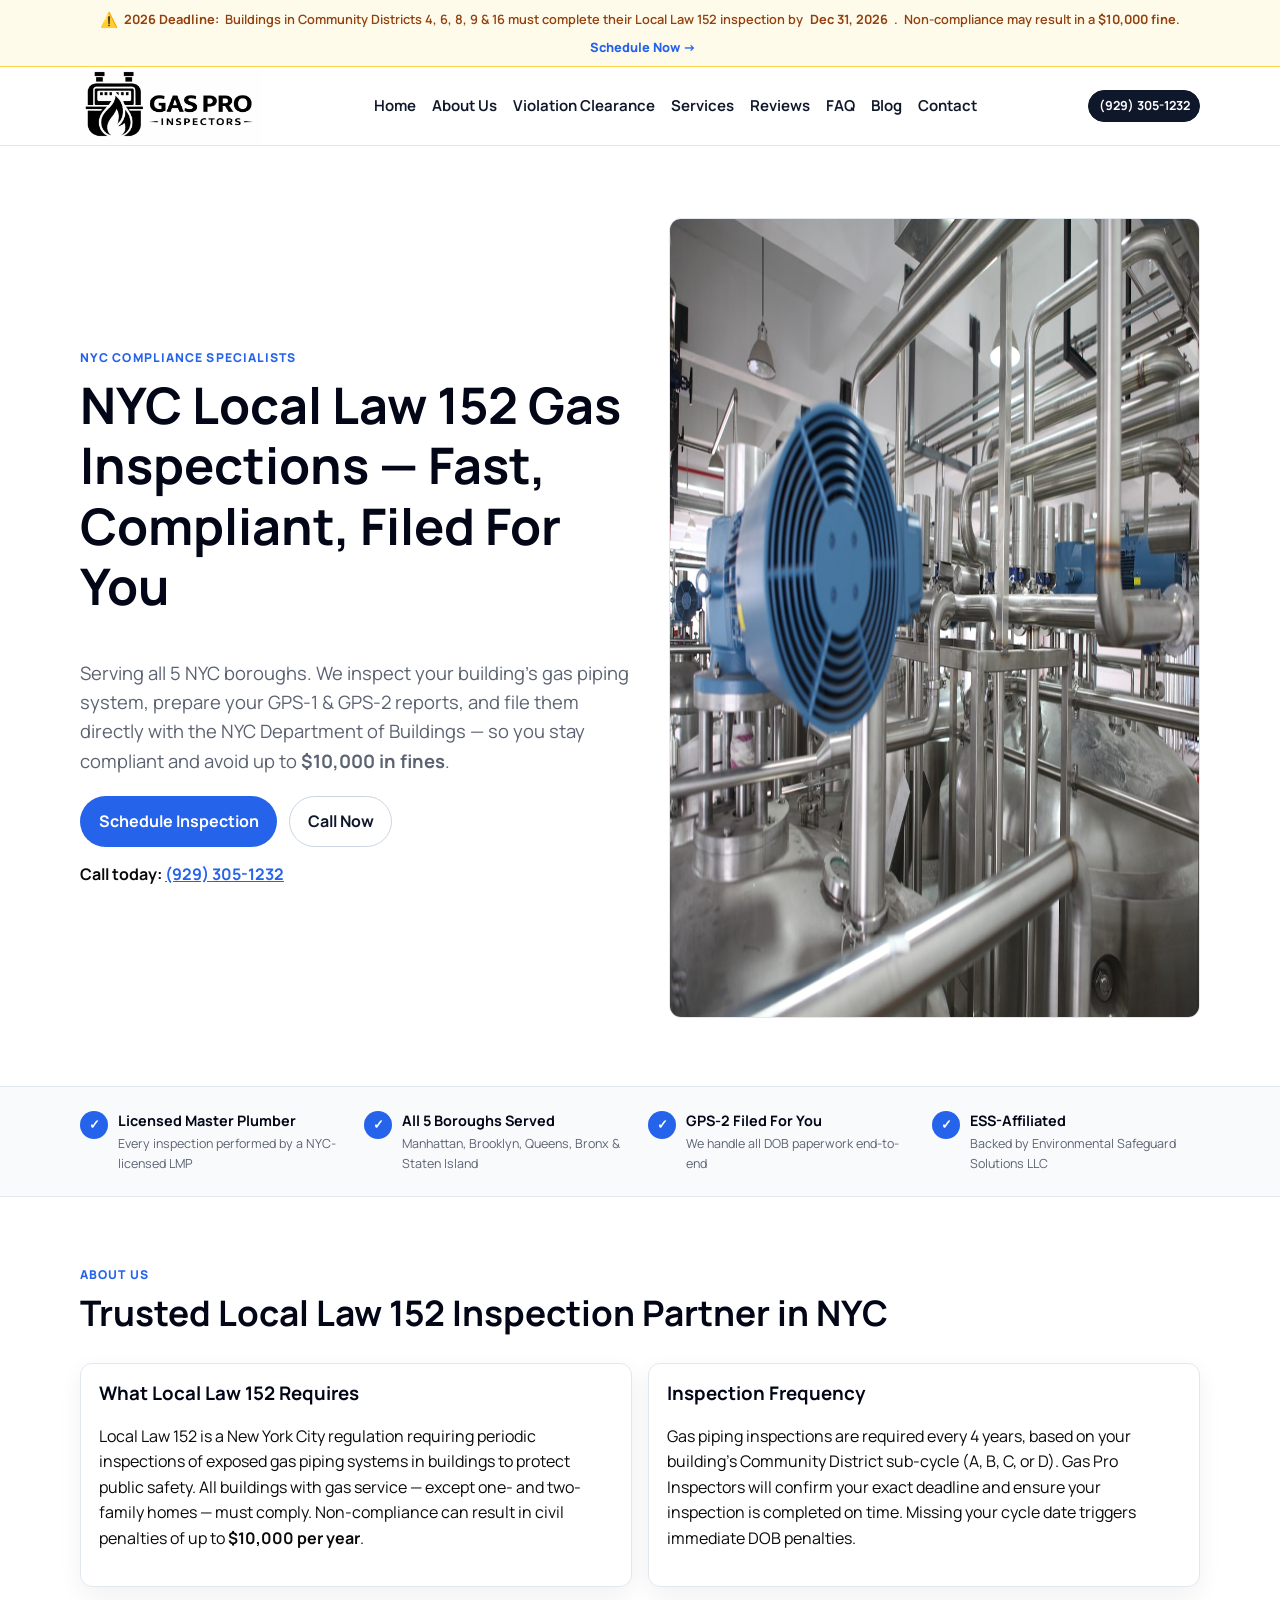
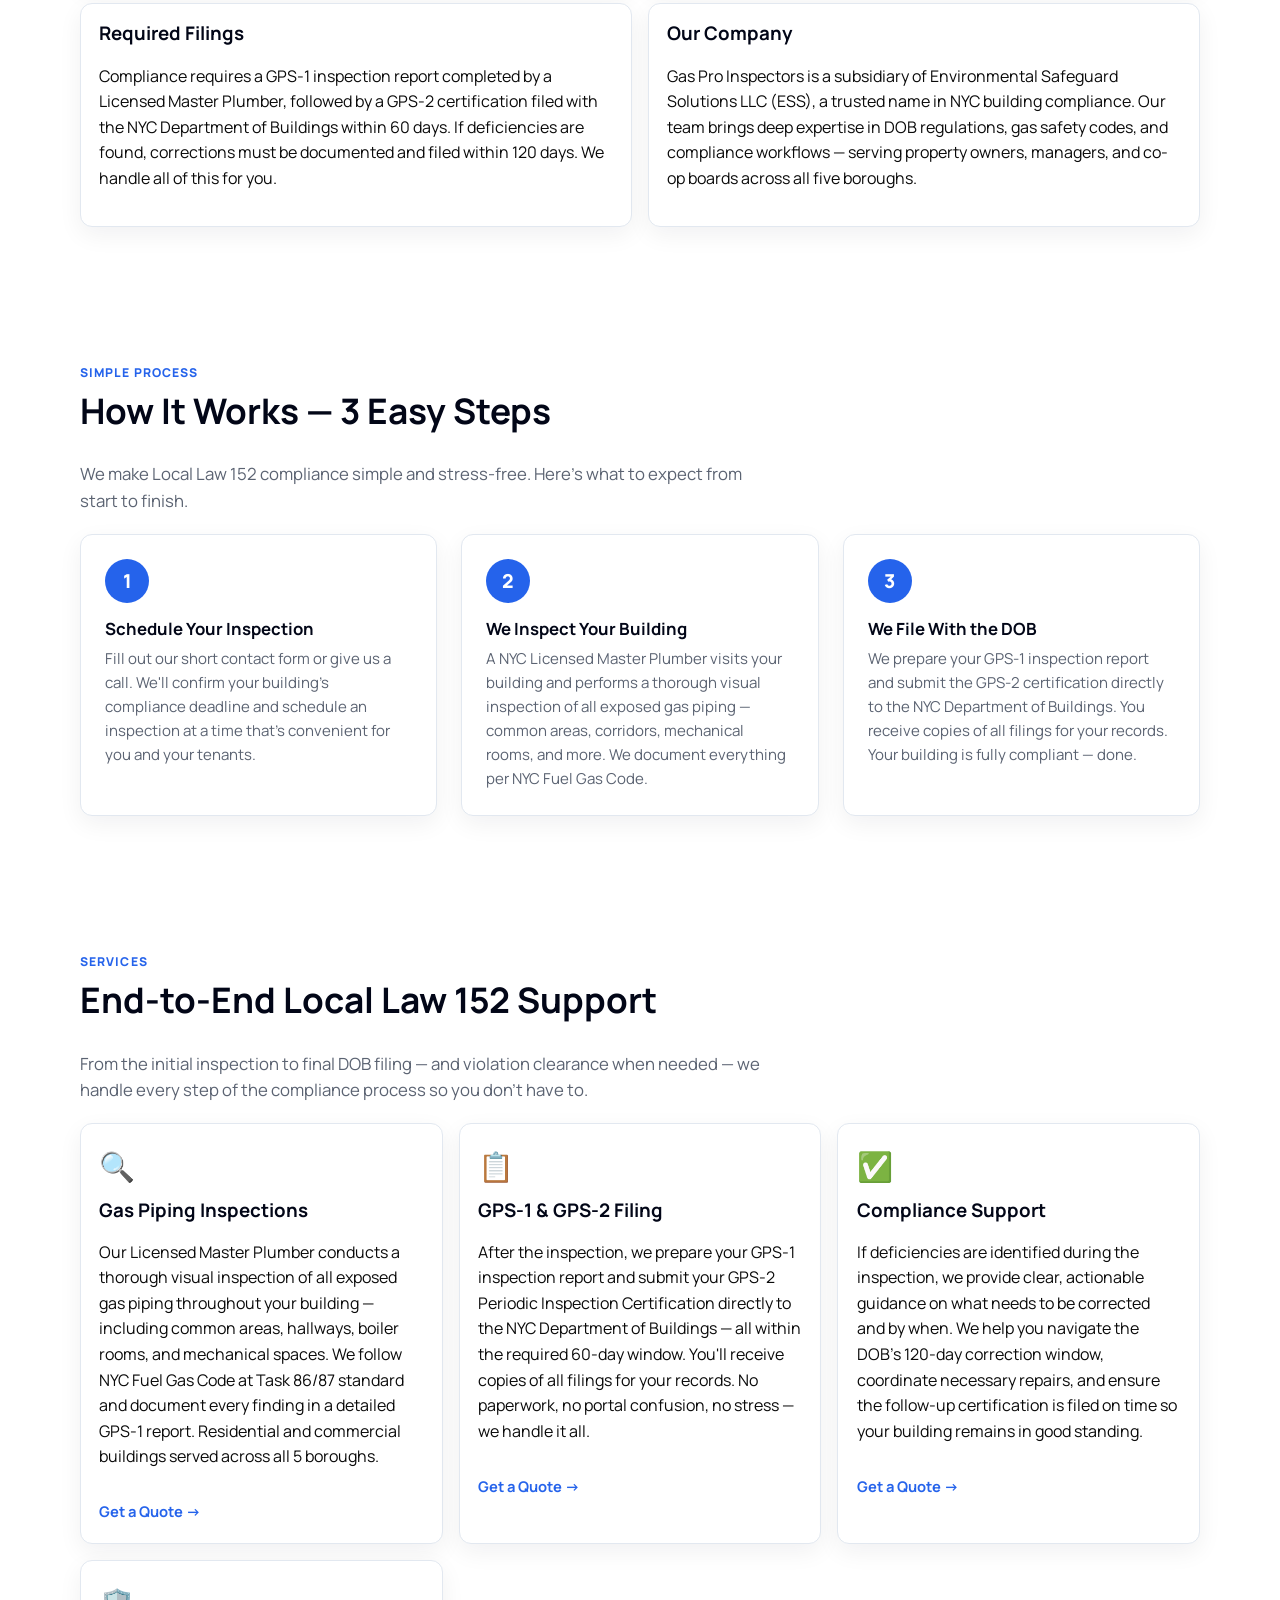
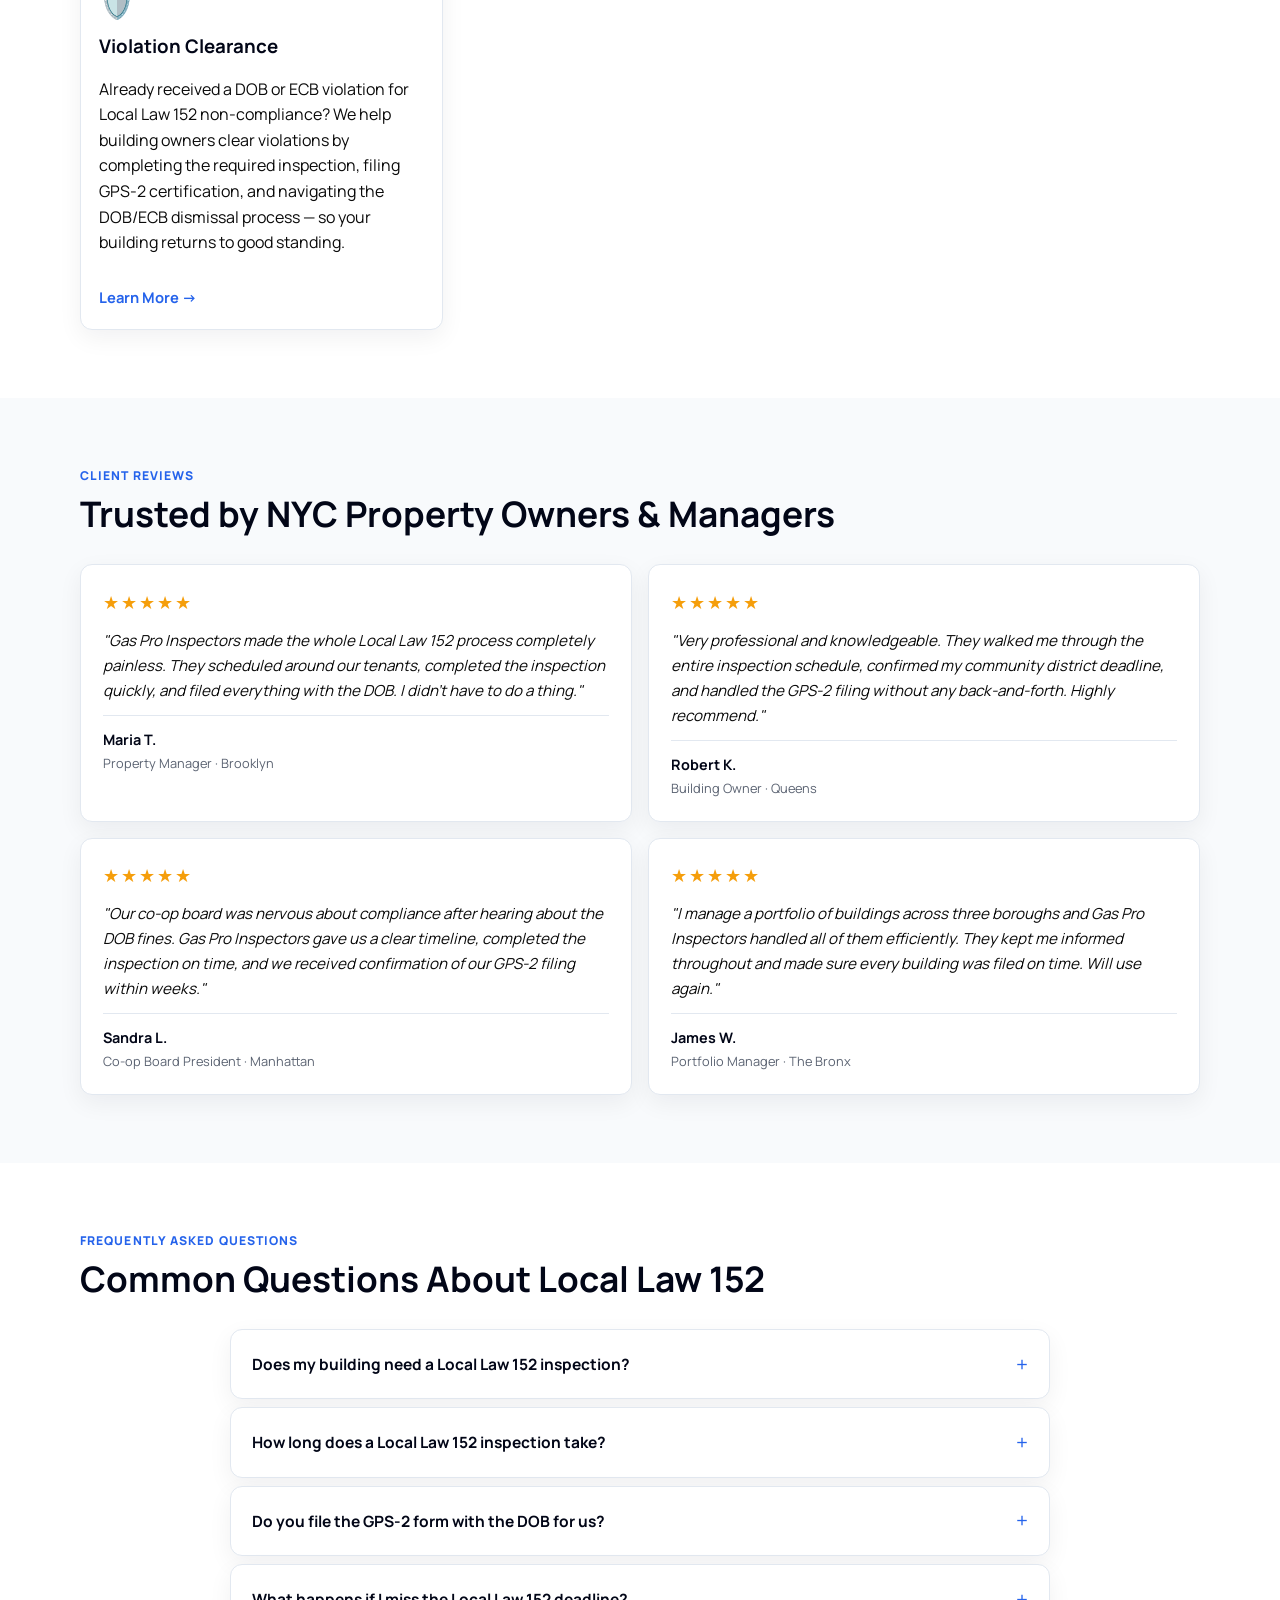
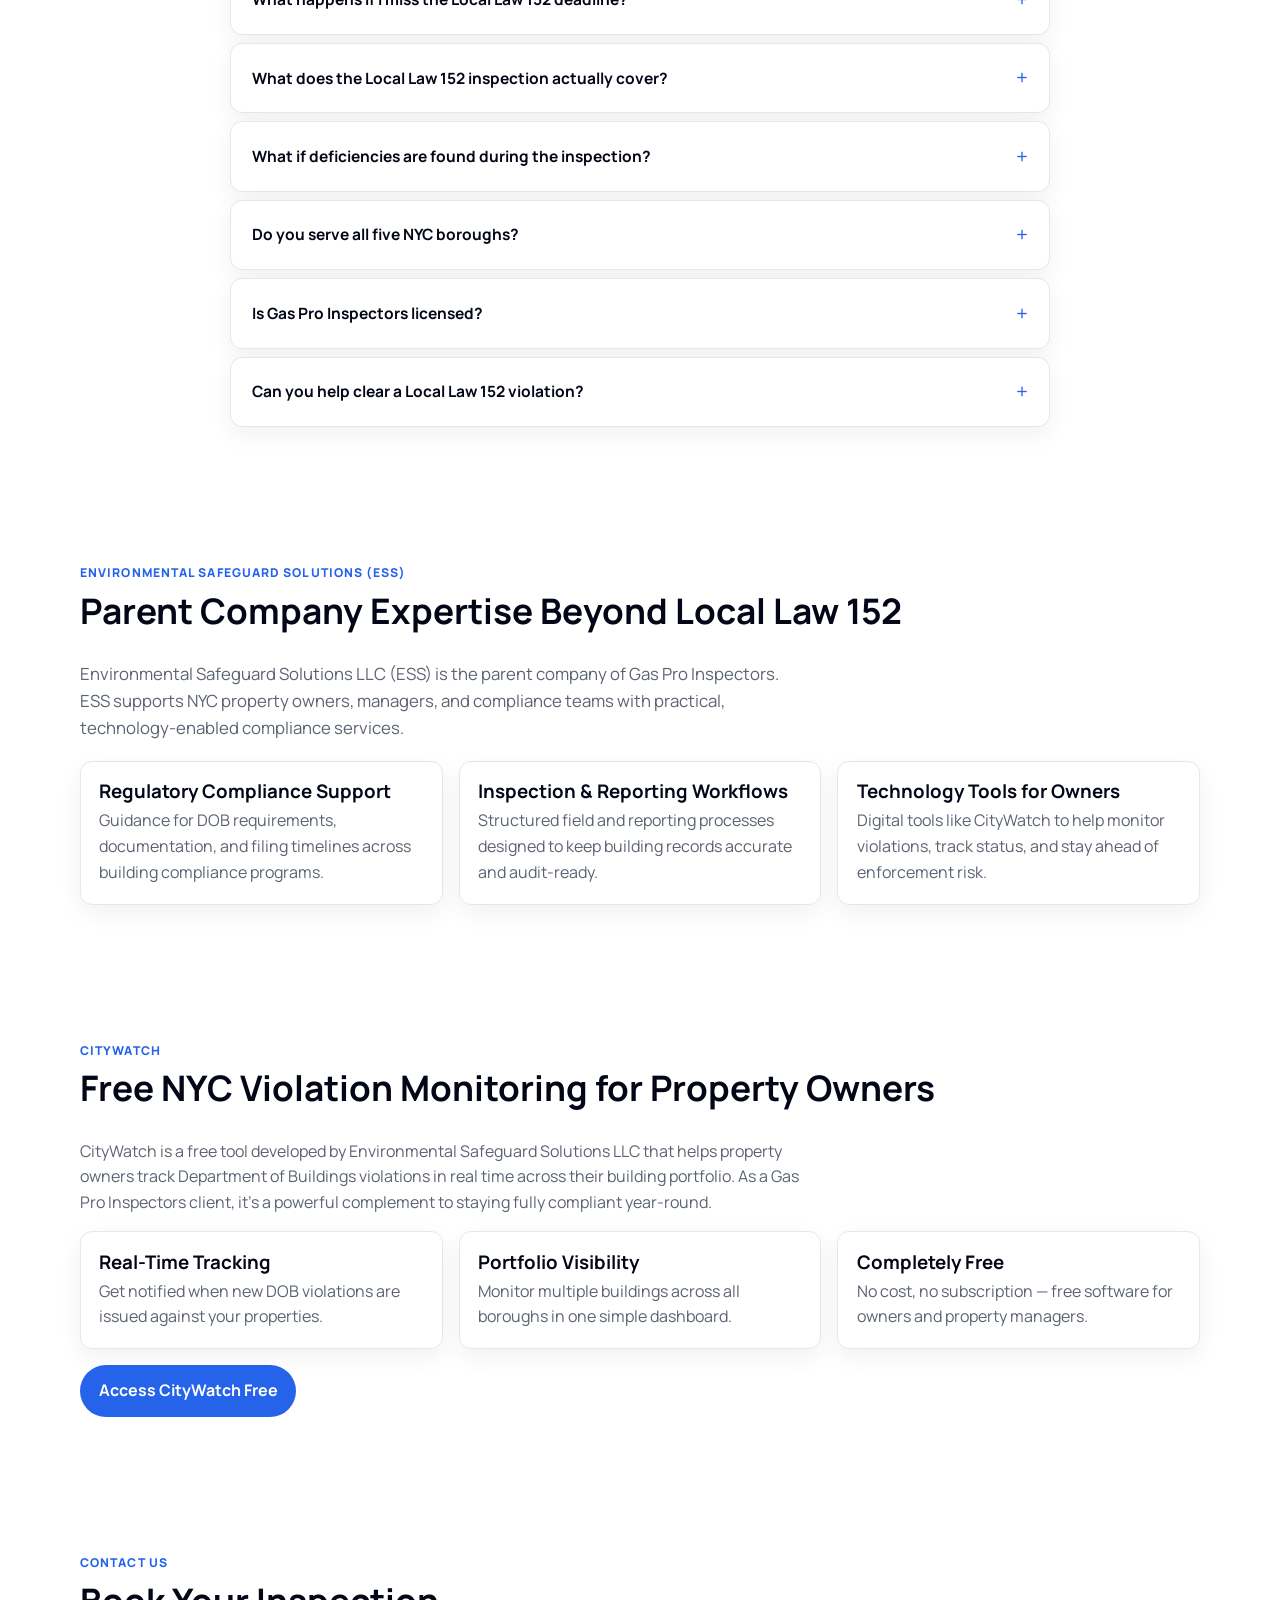
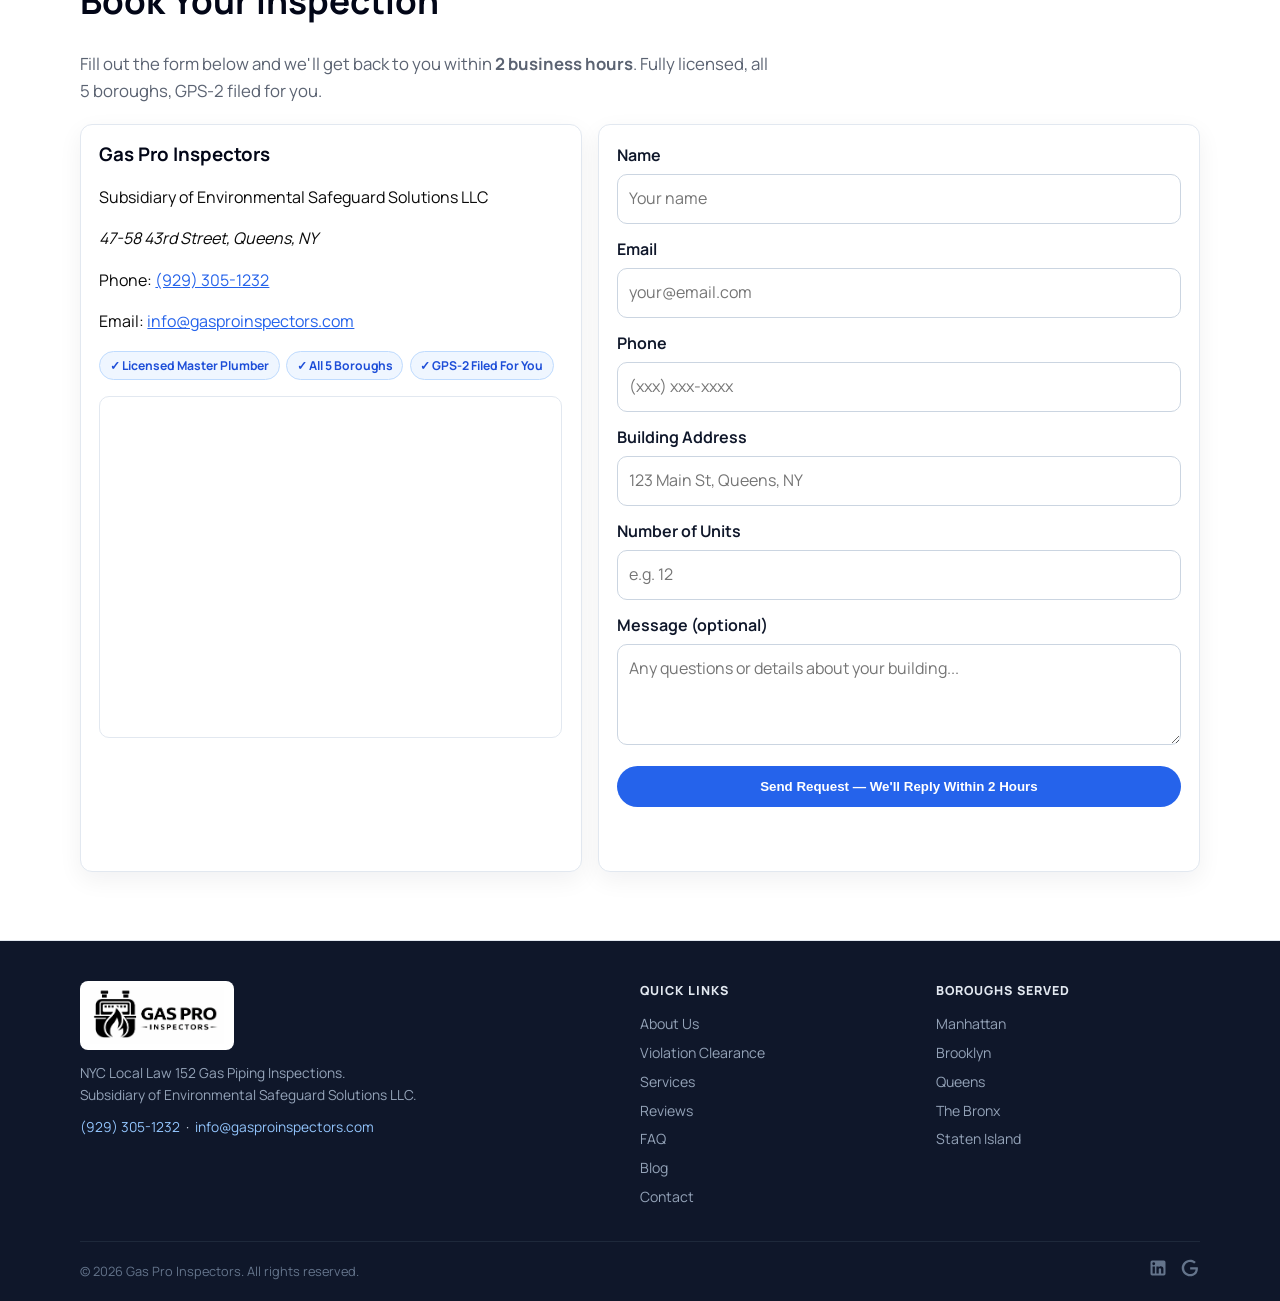
<file: public_html/index.html>
<!doctype html>
<html lang="en">
  <head>
    <meta charset="UTF-8" />
    <meta name="viewport" content="width=device-width, initial-scale=1.0" />
    <title>NYC Local Law 152 Gas Inspections | Gas Pro Inspectors | All 5 Boroughs</title>
    <meta
      name="description"
      content="Gas Pro Inspectors performs NYC Local Law 152 gas piping inspections for residential and commercial buildings across all 5 boroughs. We inspect, prepare your GPS-1 & GPS-2 reports, and file directly with the NYC DOB. Avoid up to $10,000 in fines — schedule today."
    />
    <meta name="robots" content="index, follow" />
    <link rel="canonical" href="https://gasproinspectors.com/" />

    <!-- Open Graph -->
    <meta property="og:type" content="website" />
    <meta property="og:url" content="https://gasproinspectors.com/" />
    <meta property="og:title" content="NYC Local Law 152 Gas Inspections | Gas Pro Inspectors" />
    <meta property="og:description" content="Professional Local Law 152 gas piping inspections across all 5 NYC boroughs. We inspect, file GPS-1 & GPS-2 with the DOB, and keep your building compliant. Avoid fines up to $10,000." />
    <meta property="og:image" content="https://gasproinspectors.com/assets/logo.png" />
    <meta property="og:site_name" content="Gas Pro Inspectors" />

    <!-- Twitter Card -->
    <meta name="twitter:card" content="summary_large_image" />
    <meta name="twitter:title" content="NYC Local Law 152 Gas Inspections | Gas Pro Inspectors" />
    <meta name="twitter:description" content="Professional Local Law 152 gas piping inspections across all 5 NYC boroughs. We inspect, file GPS-1 & GPS-2 with the DOB, and keep your building compliant." />

    <!-- Schema: LocalBusiness (Plumber) -->
    <script type="application/ld+json">
    {
      "@context": "https://schema.org",
      "@type": "Plumber",
      "@id": "https://gasproinspectors.com/#business",
      "name": "Gas Pro Inspectors",
      "legalName": "Environmental Safeguard Solutions LLC",
      "description": "NYC Local Law 152 gas piping inspections, GPS-1 and GPS-2 filings for residential and commercial buildings across all five boroughs.",
      "url": "https://gasproinspectors.com",
      "telephone": "+1-929-305-1232",
      "email": "info@gasproinspectors.com",
      "logo": "https://gasproinspectors.com/assets/logo.png",
      "image": "https://gasproinspectors.com/assets/logo.png",
      "address": {
        "@type": "PostalAddress",
        "streetAddress": "47-58 43rd Street",
        "addressLocality": "Queens",
        "addressRegion": "NY",
        "postalCode": "11104",
        "addressCountry": "US"
      },
      "geo": {
        "@type": "GeoCoordinates",
        "latitude": 40.7433,
        "longitude": -73.9180
      },
      "openingHoursSpecification": [
        {
          "@type": "OpeningHoursSpecification",
          "dayOfWeek": ["Monday","Tuesday","Wednesday","Thursday","Friday"],
          "opens": "08:00",
          "closes": "18:00"
        }
      ],
      "priceRange": "$$",
      "areaServed": [
        {"@type": "AdministrativeArea", "name": "Manhattan, NY"},
        {"@type": "AdministrativeArea", "name": "Brooklyn, NY"},
        {"@type": "AdministrativeArea", "name": "Queens, NY"},
        {"@type": "AdministrativeArea", "name": "The Bronx, NY"},
        {"@type": "AdministrativeArea", "name": "Staten Island, NY"}
      ],
      "sameAs": [
        "https://www.linkedin.com/company/environmental-safeguard-solutions"
      ],
      "hasOfferCatalog": {
        "@type": "OfferCatalog",
        "name": "Gas Inspection Services",
        "itemListElement": [
          {
            "@type": "Offer",
            "itemOffered": {
              "@type": "Service",
              "name": "Local Law 152 Gas Piping Inspection",
              "description": "Periodic visual inspection of all exposed gas piping in NYC buildings as required by Local Law 152, performed by a Licensed Master Plumber."
            }
          },
          {
            "@type": "Offer",
            "itemOffered": {
              "@type": "Service",
              "name": "GPS-1 & GPS-2 DOB Filing",
              "description": "Preparation of GPS-1 inspection reports and submission of GPS-2 certification directly to the NYC Department of Buildings within the required 60-day window."
            }
          },
          {
            "@type": "Offer",
            "itemOffered": {
              "@type": "Service",
              "name": "Compliance & Deficiency Support",
              "description": "Guidance on correcting deficiencies found during inspection, with follow-up GPS-2 certification filing within the 120-day DOB correction window."
            }
          },
          {
            "@type": "Offer",
            "itemOffered": {
              "@type": "Service",
              "name": "Local Law 152 Violation Clearance",
              "description": "Assistance clearing DOB and ECB violations related to Local Law 152 non-compliance, including completing required inspections, filing GPS-2 certifications, and navigating the violation dismissal process.",
              "url": "https://gasproinspectors.com/violation-clearance.html"
            }
          }
        ]
      },
      "aggregateRating": {
        "@type": "AggregateRating",
        "ratingValue": "5.0",
        "reviewCount": "4",
        "bestRating": "5"
      },
      "review": [
        {
          "@type": "Review",
          "author": {"@type": "Person", "name": "Maria T."},
          "reviewRating": {"@type": "Rating", "ratingValue": "5", "bestRating": "5"},
          "reviewBody": "Gas Pro Inspectors made the whole Local Law 152 process completely painless. They scheduled around our tenants, completed the inspection quickly, and filed everything with the DOB. I didn't have to do a thing."
        },
        {
          "@type": "Review",
          "author": {"@type": "Person", "name": "Robert K."},
          "reviewRating": {"@type": "Rating", "ratingValue": "5", "bestRating": "5"},
          "reviewBody": "Very professional and knowledgeable. They walked me through the entire inspection schedule, confirmed my community district deadline, and handled the GPS-2 filing without any back-and-forth. Highly recommend."
        },
        {
          "@type": "Review",
          "author": {"@type": "Person", "name": "Sandra L."},
          "reviewRating": {"@type": "Rating", "ratingValue": "5", "bestRating": "5"},
          "reviewBody": "Our co-op board was nervous about compliance after hearing about the DOB fines. Gas Pro Inspectors gave us a clear timeline, completed the inspection on time, and we received confirmation of our GPS-2 filing within weeks."
        },
        {
          "@type": "Review",
          "author": {"@type": "Person", "name": "James W."},
          "reviewRating": {"@type": "Rating", "ratingValue": "5", "bestRating": "5"},
          "reviewBody": "I manage a portfolio of buildings across three boroughs and Gas Pro Inspectors handled all of them efficiently. They kept me informed throughout and made sure every building was filed on time. Will use again."
        }
      ],
      "parentOrganization": {
        "@type": "Organization",
        "@id": "https://gasproinspectors.com/#org",
        "name": "Environmental Safeguard Solutions LLC"
      }
    }
    </script>

    <!-- Schema: WebSite -->
    <script type="application/ld+json">
    {
      "@context": "https://schema.org",
      "@type": "WebSite",
      "@id": "https://gasproinspectors.com/#website",
      "name": "Gas Pro Inspectors",
      "url": "https://gasproinspectors.com",
      "publisher": {"@id": "https://gasproinspectors.com/#business"}
    }
    </script>

    <!-- Schema: FAQPage -->
    <script type="application/ld+json">
    {
      "@context": "https://schema.org",
      "@type": "FAQPage",
      "mainEntity": [
        {
          "@type": "Question",
          "name": "Does my building need a Local Law 152 inspection?",
          "acceptedAnswer": {
            "@type": "Answer",
            "text": "Most NYC buildings with gas piping are required to comply with Local Law 152, except for one- and two-family homes and buildings classified as Occupancy Group R-3. Inspections are required every 4 years on a schedule based on your building's Community District."
          }
        },
        {
          "@type": "Question",
          "name": "How long does a Local Law 152 inspection take?",
          "acceptedAnswer": {
            "@type": "Answer",
            "text": "Most inspections are completed within a few hours depending on building size and the accessibility of exposed gas piping. Our team works efficiently to minimize disruption to tenants and occupants."
          }
        },
        {
          "@type": "Question",
          "name": "Do you file the GPS-2 form with the DOB for us?",
          "acceptedAnswer": {
            "@type": "Answer",
            "text": "Yes. Gas Pro Inspectors handles the entire paperwork process. After the inspection, we prepare the GPS-1 inspection report and submit the GPS-2 certification directly to the NYC Department of Buildings on your behalf."
          }
        },
        {
          "@type": "Question",
          "name": "What happens if I miss the Local Law 152 deadline?",
          "acceptedAnswer": {
            "@type": "Answer",
            "text": "Failing to file a GPS-2 certification by your deadline can result in a civil penalty of up to $10,000, with an additional $10,000 added for each subsequent year of non-compliance. It is critical to schedule your inspection before your Community District's deadline."
          }
        },
        {
          "@type": "Question",
          "name": "What does the Local Law 152 inspection cover?",
          "acceptedAnswer": {
            "@type": "Answer",
            "text": "The inspection covers all exposed gas piping from the point of entry into the building, including building service meters, and all gas piping in public spaces, hallways, corridors, and mechanical and boiler rooms. It does not include gas piping inside individual apartments."
          }
        },
        {
          "@type": "Question",
          "name": "Do you serve all five NYC boroughs?",
          "acceptedAnswer": {
            "@type": "Answer",
            "text": "Yes. Gas Pro Inspectors serves Manhattan, Brooklyn, Queens, The Bronx, and Staten Island. We are based in Queens and serve all NYC Community Districts."
          }
        },
        {
          "@type": "Question",
          "name": "What if deficiencies are found during the inspection?",
          "acceptedAnswer": {
            "@type": "Answer",
            "text": "If deficiencies are found, we document them in the GPS-1 report and provide you with clear guidance on what needs to be corrected. Once corrections are made, a follow-up GPS-2 certification must be submitted to the DOB within 120 days of the original inspection."
          }
        },
        {
          "@type": "Question",
          "name": "Is Gas Pro Inspectors licensed?",
          "acceptedAnswer": {
            "@type": "Answer",
            "text": "Yes. All Local Law 152 inspections are performed by or under the supervision of a NYC Licensed Master Plumber, as required by law. Gas Pro Inspectors is a subsidiary of Environmental Safeguard Solutions LLC."
          }
        },
        {
          "@type": "Question",
          "name": "Can you help clear a Local Law 152 violation?",
          "acceptedAnswer": {
            "@type": "Answer",
            "text": "Yes. If your building has received a DOB or ECB violation for Local Law 152 non-compliance, Gas Pro Inspectors can help. We complete the required gas piping inspection, file the GPS-2 certification with the DOB, and guide you through the violation clearance process to restore your building to good standing."
          }
        }
      ]
    }
    </script>

    <link rel="preconnect" href="https://fonts.googleapis.com" />
    <link rel="preconnect" href="https://fonts.gstatic.com" crossorigin />
    <link
      href="https://fonts.googleapis.com/css2?family=Manrope:wght@400;500;600;700;800&display=swap"
      rel="stylesheet"
    />
    <link rel="stylesheet" href="styles.css" />
    <link rel="icon" href="/favicon.ico" type="image/x-icon" />
  </head>
  <body>
    <a class="skip-link" href="#main-content">Skip to main content</a>

    <!-- Urgency Banner -->
    <div class="urgency-bar" role="alert">
      <div class="container">
        <span class="urgency-icon">⚠️</span>
        <strong>2026 Deadline:</strong><span class="ub-long"> Buildings in Community Districts 4, 6, 8, 9 &amp; 16 must complete their Local Law 152 inspection by </span><span class="ub-short"> — CDs 4, 6, 8, 9 &amp; 16 — </span><strong>Dec 31, 2026</strong>.<span class="ub-long"> Non-compliance may result in a <strong>$10,000 fine</strong>.</span>
        <a href="#contact" class="urgency-link">Schedule Now →</a>
      </div>
    </div>

    <header class="site-header" id="top">
      <div class="container nav-wrap">
        <a class="brand" href="#top" aria-label="Gas Pro Inspectors Home">
          <img
            class="brand-logo"
            src="assets/logo.png"
            alt="Gas Pro Inspectors logo"
            width="260"
            height="88"
          />
        </a>

        <button
          class="menu-toggle"
          type="button"
          aria-expanded="false"
          aria-controls="primary-nav"
          aria-label="Toggle navigation menu"
        >
          <span></span>
          <span></span>
          <span></span>
        </button>

        <nav id="primary-nav" class="site-nav" aria-label="Primary navigation">
          <ul>
            <li><a href="#home">Home</a></li>
            <li><a href="#about">About Us</a></li>
            <li><a href="violation-clearance.html">Violation Clearance</a></li>
            <li><a href="#services">Services</a></li>
            <li><a href="#reviews">Reviews</a></li>
            <li><a href="#faq">FAQ</a></li>
            <li><a href="blog.html">Blog</a></li>
            <li><a href="#contact">Contact</a></li>
          </ul>
        </nav>

        <a class="header-call" href="tel:+19293051232">(929) 305-1232</a>
      </div>
    </header>

    <main id="main-content">

      <!-- HERO -->
      <section class="hero section" id="home" aria-label="Hero section">
        <div class="container hero-grid">
          <div class="hero-copy">
            <p class="eyebrow">NYC Compliance Specialists</p>
            <h1>NYC Local Law 152 Gas Inspections — Fast, Compliant, Filed For You</h1>
            <p class="subheadline">
              Serving all 5 NYC boroughs. We inspect your building's gas piping system, prepare your GPS-1 &amp; GPS-2 reports, and file them directly with the NYC Department of Buildings — so you stay compliant and avoid up to <strong>$10,000 in fines</strong>.
            </p>
            <div class="hero-actions">
              <a class="btn btn-primary" href="#contact">Schedule Inspection</a>
              <a class="btn btn-secondary" href="tel:+19293051232">Call Now</a>
            </div>
            <p class="hero-phone">
              Call today: <a href="tel:+19293051232">(929) 305-1232</a>
            </p>
          </div>
          <div class="hero-media" aria-hidden="true">
            <img
              src="assets/hero.jpg"
              alt="Industrial gas piping system with meters and valves"
              width="1200"
              height="800"
              loading="eager"
            />
          </div>
        </div>
      </section>

      <!-- TRUST BAR -->
      <section class="trust-bar" aria-label="Trust indicators">
        <div class="container trust-bar-grid">
          <div class="trust-item">
            <span class="trust-icon">✓</span>
            <div>
              <strong>Licensed Master Plumber</strong>
              <p>Every inspection performed by a NYC-licensed LMP</p>
            </div>
          </div>
          <div class="trust-item">
            <span class="trust-icon">✓</span>
            <div>
              <strong>All 5 Boroughs Served</strong>
              <p>Manhattan, Brooklyn, Queens, Bronx &amp; Staten Island</p>
            </div>
          </div>
          <div class="trust-item">
            <span class="trust-icon">✓</span>
            <div>
              <strong>GPS-2 Filed For You</strong>
              <p>We handle all DOB paperwork end-to-end</p>
            </div>
          </div>
          <div class="trust-item">
            <span class="trust-icon">✓</span>
            <div>
              <strong>ESS-Affiliated</strong>
              <p>Backed by Environmental Safeguard Solutions LLC</p>
            </div>
          </div>
        </div>
      </section>

      <!-- ABOUT -->
      <section class="about section" id="about">
        <div class="container section-head">
          <p class="eyebrow">About Us</p>
          <h2>Trusted Local Law 152 Inspection Partner in NYC</h2>
        </div>
        <div class="container about-grid">
          <article class="card">
            <h3>What Local Law 152 Requires</h3>
            <p>
              Local Law 152 is a New York City regulation requiring periodic inspections of exposed gas piping systems in buildings to protect public safety. All buildings with gas service — except one- and two-family homes — must comply. Non-compliance can result in civil penalties of up to <strong>$10,000 per year</strong>.
            </p>
          </article>
          <article class="card">
            <h3>Inspection Frequency</h3>
            <p>
              Gas piping inspections are required every 4 years, based on your building's Community District sub-cycle (A, B, C, or D). Gas Pro Inspectors will confirm your exact deadline and ensure your inspection is completed on time. Missing your cycle date triggers immediate DOB penalties.
            </p>
          </article>
          <article class="card">
            <h3>Required Filings</h3>
            <p>
              Compliance requires a GPS-1 inspection report completed by a Licensed Master Plumber, followed by a GPS-2 certification filed with the NYC Department of Buildings within 60 days. If deficiencies are found, corrections must be documented and filed within 120 days. We handle all of this for you.
            </p>
          </article>
          <article class="card">
            <h3>Our Company</h3>
            <p>
              Gas Pro Inspectors is a subsidiary of Environmental Safeguard Solutions LLC (ESS), a trusted name in NYC building compliance. Our team brings deep expertise in DOB regulations, gas safety codes, and compliance workflows — serving property owners, managers, and co-op boards across all five boroughs.
            </p>
          </article>
        </div>
      </section>

      <!-- HOW IT WORKS -->
      <section class="how-it-works section" id="how-it-works">
        <div class="container section-head">
          <p class="eyebrow">Simple Process</p>
          <h2>How It Works — 3 Easy Steps</h2>
          <p class="section-intro">We make Local Law 152 compliance simple and stress-free. Here's what to expect from start to finish.</p>
        </div>
        <div class="container steps-grid">
          <div class="step-card">
            <div class="step-number">1</div>
            <h3>Schedule Your Inspection</h3>
            <p>Fill out our short contact form or give us a call. We'll confirm your building's compliance deadline and schedule an inspection at a time that's convenient for you and your tenants.</p>
          </div>
          <div class="step-card">
            <div class="step-number">2</div>
            <h3>We Inspect Your Building</h3>
            <p>A NYC Licensed Master Plumber visits your building and performs a thorough visual inspection of all exposed gas piping — common areas, corridors, mechanical rooms, and more. We document everything per NYC Fuel Gas Code.</p>
          </div>
          <div class="step-card">
            <div class="step-number">3</div>
            <h3>We File With the DOB</h3>
            <p>We prepare your GPS-1 inspection report and submit the GPS-2 certification directly to the NYC Department of Buildings. You receive copies of all filings for your records. Your building is fully compliant — done.</p>
          </div>
        </div>
      </section>

      <!-- SERVICES -->
      <section class="services section" id="services">
        <div class="container section-head">
          <p class="eyebrow">Services</p>
          <h2>End-to-End Local Law 152 Support</h2>
          <p class="section-intro">From the initial inspection to final DOB filing — and violation clearance when needed — we handle every step of the compliance process so you don't have to.</p>
        </div>
        <div class="container services-grid">
          <article class="service-card">
            <div class="service-icon">🔍</div>
            <h3>Gas Piping Inspections</h3>
            <p>
              Our Licensed Master Plumber conducts a thorough visual inspection of all exposed gas piping throughout your building — including common areas, hallways, boiler rooms, and mechanical spaces. We follow NYC Fuel Gas Code at Task 86/87 standard and document every finding in a detailed GPS-1 report. Residential and commercial buildings served across all 5 boroughs.
            </p>
            <a class="service-link" href="#contact">Get a Quote →</a>
          </article>
          <article class="service-card">
            <div class="service-icon">📋</div>
            <h3>GPS-1 &amp; GPS-2 Filing</h3>
            <p>
              After the inspection, we prepare your GPS-1 inspection report and submit your GPS-2 Periodic Inspection Certification directly to the NYC Department of Buildings — all within the required 60-day window. You'll receive copies of all filings for your records. No paperwork, no portal confusion, no stress — we handle it all.
            </p>
            <a class="service-link" href="#contact">Get a Quote →</a>
          </article>
          <article class="service-card">
            <div class="service-icon">✅</div>
            <h3>Compliance Support</h3>
            <p>
              If deficiencies are identified during the inspection, we provide clear, actionable guidance on what needs to be corrected and by when. We help you navigate the DOB's 120-day correction window, coordinate necessary repairs, and ensure the follow-up certification is filed on time so your building remains in good standing.
            </p>
            <a class="service-link" href="#contact">Get a Quote →</a>
          </article>
          <article class="service-card">
            <div class="service-icon">🛡️</div>
            <h3>Violation Clearance</h3>
            <p>
              Already received a DOB or ECB violation for Local Law 152 non-compliance? We help building owners clear violations by completing the required inspection, filing GPS-2 certification, and navigating the DOB/ECB dismissal process — so your building returns to good standing.
            </p>
            <a class="service-link" href="violation-clearance.html">Learn More →</a>
          </article>
        </div>
      </section>

      <!-- TESTIMONIALS -->
      <section class="testimonials section" id="reviews">
        <div class="container section-head">
          <p class="eyebrow">Client Reviews</p>
          <h2>Trusted by NYC Property Owners &amp; Managers</h2>
        </div>
        <div class="container reviews-grid">
          <article class="review-card">
            <div class="review-stars" aria-label="5 stars">★★★★★</div>
            <blockquote>
              "Gas Pro Inspectors made the whole Local Law 152 process completely painless. They scheduled around our tenants, completed the inspection quickly, and filed everything with the DOB. I didn't have to do a thing."
            </blockquote>
            <footer class="review-author">
              <strong>Maria T.</strong>
              <span>Property Manager · Brooklyn</span>
            </footer>
          </article>
          <article class="review-card">
            <div class="review-stars" aria-label="5 stars">★★★★★</div>
            <blockquote>
              "Very professional and knowledgeable. They walked me through the entire inspection schedule, confirmed my community district deadline, and handled the GPS-2 filing without any back-and-forth. Highly recommend."
            </blockquote>
            <footer class="review-author">
              <strong>Robert K.</strong>
              <span>Building Owner · Queens</span>
            </footer>
          </article>
          <article class="review-card">
            <div class="review-stars" aria-label="5 stars">★★★★★</div>
            <blockquote>
              "Our co-op board was nervous about compliance after hearing about the DOB fines. Gas Pro Inspectors gave us a clear timeline, completed the inspection on time, and we received confirmation of our GPS-2 filing within weeks."
            </blockquote>
            <footer class="review-author">
              <strong>Sandra L.</strong>
              <span>Co-op Board President · Manhattan</span>
            </footer>
          </article>
          <article class="review-card">
            <div class="review-stars" aria-label="5 stars">★★★★★</div>
            <blockquote>
              "I manage a portfolio of buildings across three boroughs and Gas Pro Inspectors handled all of them efficiently. They kept me informed throughout and made sure every building was filed on time. Will use again."
            </blockquote>
            <footer class="review-author">
              <strong>James W.</strong>
              <span>Portfolio Manager · The Bronx</span>
            </footer>
          </article>
        </div>
      </section>

      <!-- FAQ -->
      <section class="faq section" id="faq">
        <div class="container section-head">
          <p class="eyebrow">Frequently Asked Questions</p>
          <h2>Common Questions About Local Law 152</h2>
        </div>
        <div class="container faq-list">

          <details class="faq-item">
            <summary>Does my building need a Local Law 152 inspection?</summary>
            <p>Most NYC buildings with gas piping must comply with Local Law 152, except one- and two-family homes and buildings classified as Occupancy Group R-3. Inspections are required every 4 years on a schedule tied to your building's Community District. Not sure if your building qualifies? <a href="#contact">Contact us</a> and we'll confirm.</p>
          </details>

          <details class="faq-item">
            <summary>How long does a Local Law 152 inspection take?</summary>
            <p>Most inspections are completed within a few hours, depending on the size of your building and the accessibility of exposed gas piping. Our team works efficiently to minimize disruption to tenants and building operations.</p>
          </details>

          <details class="faq-item">
            <summary>Do you file the GPS-2 form with the DOB for us?</summary>
            <p>Yes — this is one of our most valued services. After the inspection, we prepare the GPS-1 report and submit the GPS-2 certification directly to the NYC Department of Buildings on your behalf, within the required 60-day window. You receive copies of everything for your records.</p>
          </details>

          <details class="faq-item">
            <summary>What happens if I miss the Local Law 152 deadline?</summary>
            <p>Failing to file a GPS-2 certification by your deadline can result in a civil penalty of <strong>up to $10,000</strong>, with an additional $10,000 added for each year of continued non-compliance. It's critical to schedule your inspection well before your Community District's deadline. <a href="#contact">Contact us today</a> to avoid penalties.</p>
          </details>

          <details class="faq-item">
            <summary>What does the Local Law 152 inspection actually cover?</summary>
            <p>The inspection covers all exposed gas piping from the point of entry into the building — including building service meters, gas piping in common areas, hallways, corridors, and mechanical/boiler rooms. It does not include gas piping inside individual apartments or units.</p>
          </details>

          <details class="faq-item">
            <summary>What if deficiencies are found during the inspection?</summary>
            <p>If issues are found, we document them clearly in the GPS-1 report and explain exactly what needs to be corrected. The owner then has 120 days from the inspection date to complete corrections and submit a follow-up GPS-2 certification. We help guide you through this process.</p>
          </details>

          <details class="faq-item">
            <summary>Do you serve all five NYC boroughs?</summary>
            <p>Yes. Gas Pro Inspectors serves Manhattan, Brooklyn, Queens, The Bronx, and Staten Island. We are based in Queens and serve all NYC Community Districts. No matter where your building is located, we can help.</p>
          </details>

          <details class="faq-item">
            <summary>Is Gas Pro Inspectors licensed?</summary>
            <p>Yes. All Local Law 152 inspections are performed by or under the direct supervision of a NYC Licensed Master Plumber, as required by law. Gas Pro Inspectors is a subsidiary of Environmental Safeguard Solutions LLC, a trusted NYC compliance firm.</p>
          </details>

          <details class="faq-item">
            <summary>Can you help clear a Local Law 152 violation?</summary>
            <p>Yes. If your building has received a DOB or ECB violation for Local Law 152 non-compliance, Gas Pro Inspectors can help. We complete the required gas piping inspection, file the GPS-2 certification with the DOB, and guide you through the violation clearance process. <a href="violation-clearance.html">Learn more about our violation clearance service</a>.</p>
          </details>

        </div>
      </section>

      <!-- ESS -->
      <section class="ess section" id="ess">
        <div class="container">
          <div class="section-head">
            <p class="eyebrow">Environmental Safeguard Solutions (ESS)</p>
            <h2>Parent Company Expertise Beyond Local Law 152</h2>
            <p class="section-intro">
              Environmental Safeguard Solutions LLC (ESS) is the parent company of Gas Pro Inspectors.
              ESS supports NYC property owners, managers, and compliance teams with practical, technology-enabled compliance services.
            </p>
          </div>
          <div class="citywatch-grid">
            <article class="citywatch-card">
              <h3>Regulatory Compliance Support</h3>
              <p>Guidance for DOB requirements, documentation, and filing timelines across building compliance programs.</p>
            </article>
            <article class="citywatch-card">
              <h3>Inspection &amp; Reporting Workflows</h3>
              <p>Structured field and reporting processes designed to keep building records accurate and audit-ready.</p>
            </article>
            <article class="citywatch-card">
              <h3>Technology Tools for Owners</h3>
              <p>Digital tools like CityWatch to help monitor violations, track status, and stay ahead of enforcement risk.</p>
            </article>
          </div>
        </div>
      </section>

      <!-- CITYWATCH -->
      <section class="citywatch section" id="citywatch">
        <div class="container citywatch-wrap">
          <p class="eyebrow">CityWatch</p>
          <h2>Free NYC Violation Monitoring for Property Owners</h2>
          <p class="citywatch-intro">
            CityWatch is a free tool developed by Environmental Safeguard Solutions LLC that helps property owners track Department of Buildings violations in real time across their building portfolio. As a Gas Pro Inspectors client, it's a powerful complement to staying fully compliant year-round.
          </p>
          <div class="citywatch-grid">
            <article class="citywatch-card">
              <h3>Real-Time Tracking</h3>
              <p>Get notified when new DOB violations are issued against your properties.</p>
            </article>
            <article class="citywatch-card">
              <h3>Portfolio Visibility</h3>
              <p>Monitor multiple buildings across all boroughs in one simple dashboard.</p>
            </article>
            <article class="citywatch-card">
              <h3>Completely Free</h3>
              <p>No cost, no subscription — free software for owners and property managers.</p>
            </article>
          </div>
          <a
            class="btn btn-primary citywatch-cta"
            href="https://citywatch.ess-nyc.com/"
            target="_blank"
            rel="noopener noreferrer"
          >
            Access CityWatch Free
          </a>
        </div>
      </section>

      <!-- CONTACT -->
      <section class="contact section" id="contact">
        <div class="container section-head">
          <p class="eyebrow">Contact Us</p>
          <h2>Book Your Inspection</h2>
          <p class="section-intro">Fill out the form below and we'll get back to you within <strong>2 business hours</strong>. Fully licensed, all 5 boroughs, GPS-2 filed for you.</p>
        </div>
        <div class="container contact-grid">
          <div class="contact-details">
            <h3>Gas Pro Inspectors</h3>
            <p>Subsidiary of Environmental Safeguard Solutions LLC</p>
            <address>47-58 43rd Street, Queens, NY</address>
            <p>Phone: <a href="tel:+19293051232">(929) 305-1232</a></p>
            <p>Email: <a href="mailto:info@gasproinspectors.com">info@gasproinspectors.com</a></p>
            <div class="contact-badges">
              <span class="contact-badge">✓ Licensed Master Plumber</span>
              <span class="contact-badge">✓ All 5 Boroughs</span>
              <span class="contact-badge">✓ GPS-2 Filed For You</span>
            </div>
            <div class="map-embed-wrap">
              <iframe
                class="map-embed"
                title="Gas Pro Inspectors office map"
                src="https://www.google.com/maps?q=47-58+43rd+Street,+Queens,+NY&output=embed"
                loading="lazy"
                referrerpolicy="no-referrer-when-downgrade"
                allowfullscreen
              ></iframe>
            </div>
          </div>

          <form
            class="contact-form"
            action="https://api.web3forms.com/submit"
            method="post"
            novalidate
          >
            <input type="hidden" name="access_key" value="22ecdae1-0b05-414a-8c97-f8a98eded0de" />
            <input type="hidden" name="subject" value="New Gas Pro Inspectors Website Lead" />
            <input type="hidden" name="from_name" value="Gas Pro Inspectors Website" />
            <input type="hidden" name="redirect" value="https://gasproinspectors.com/" />
            <input
              type="checkbox"
              name="botcheck"
              class="honeypot"
              style="display: none;"
              tabindex="-1"
              aria-hidden="true"
            />
            <div class="form-field">
              <label for="name">Name</label>
              <input id="name" name="name" type="text" autocomplete="name" required placeholder="Your name" />
            </div>
            <div class="form-field">
              <label for="email">Email</label>
              <input id="email" name="email" type="email" autocomplete="email" required placeholder="your@email.com" />
            </div>
            <div class="form-field">
              <label for="phone">Phone</label>
              <input id="phone" name="phone" type="tel" autocomplete="tel" inputmode="tel" required placeholder="(xxx) xxx-xxxx" />
            </div>
            <div class="form-field">
              <label for="building-address">Building Address</label>
              <input
                id="building-address"
                name="building-address"
                type="text"
                autocomplete="street-address"
                required
                placeholder="123 Main St, Queens, NY"
              />
            </div>
            <div class="form-field">
              <label for="units">Number of Units</label>
              <input id="units" name="units" type="number" min="1" inputmode="numeric" required placeholder="e.g. 12" />
            </div>
            <div class="form-field">
              <label for="message">Message (optional)</label>
              <textarea id="message" name="message" rows="3" placeholder="Any questions or details about your building..."></textarea>
            </div>
            <button class="btn btn-primary btn-full" type="submit">Send Request — We'll Reply Within 2 Hours</button>
            <p class="form-status" aria-live="polite"></p>
          </form>
        </div>
      </section>
    </main>

    <!-- FOOTER -->
    <footer class="site-footer">
      <div class="container footer-inner">
        <div class="footer-top">
          <div class="footer-brand-col">
            <img
              class="footer-logo"
              src="assets/logo.png"
              alt="Gas Pro Inspectors logo"
              width="182"
              height="62"
            />
            <p class="footer-tagline">NYC Local Law 152 Gas Piping Inspections.<br>Subsidiary of Environmental Safeguard Solutions LLC.</p>
            <p class="footer-contact-line">
              <a href="tel:+19293051232">(929) 305-1232</a> &nbsp;·&nbsp;
              <a href="mailto:info@gasproinspectors.com">info@gasproinspectors.com</a>
            </p>
          </div>
          <div class="footer-nav-col">
            <p class="footer-col-heading">Quick Links</p>
            <ul>
              <li><a href="#about">About Us</a></li>
              <li><a href="violation-clearance.html">Violation Clearance</a></li>
              <li><a href="#services">Services</a></li>
              <li><a href="#reviews">Reviews</a></li>
              <li><a href="#faq">FAQ</a></li>
              <li><a href="blog.html">Blog</a></li>
              <li><a href="#contact">Contact</a></li>
            </ul>
          </div>
          <div class="footer-nav-col">
            <p class="footer-col-heading">Boroughs Served</p>
            <ul>
              <li>Manhattan</li>
              <li>Brooklyn</li>
              <li>Queens</li>
              <li>The Bronx</li>
              <li>Staten Island</li>
            </ul>
          </div>
        </div>
        <div class="footer-bottom">
          <p>&copy; <span id="year"></span> Gas Pro Inspectors. All rights reserved.</p>
          <div class="footer-social">
            <a href="https://www.linkedin.com/company/environmental-safeguard-solutions" target="_blank" rel="noopener noreferrer" aria-label="LinkedIn">
              <svg width="20" height="20" viewBox="0 0 24 24" fill="currentColor" aria-hidden="true"><path d="M19 3A2 2 0 0 1 21 5V19A2 2 0 0 1 19 21H5A2 2 0 0 1 3 19V5A2 2 0 0 1 5 3H19M18.5 18.5V13.2A3.26 3.26 0 0 0 15.24 9.94C14.39 9.94 13.4 10.46 12.92 11.24V10.13H10.13V18.5H12.92V13.57C12.92 12.8 13.54 12.17 14.31 12.17A1.4 1.4 0 0 1 15.71 13.57V18.5H18.5M6.88 8.56A1.68 1.68 0 0 0 8.56 6.88C8.56 5.95 7.81 5.19 6.88 5.19A1.69 1.69 0 0 0 5.19 6.88C5.19 7.81 5.95 8.56 6.88 8.56M8.27 18.5V10.13H5.5V18.5H8.27Z"/></svg>
            </a>
            <a href="https://www.google.com/search?q=Gas+Pro+Inspectors+NYC" target="_blank" rel="noopener noreferrer" aria-label="Google Reviews">
              <svg width="20" height="20" viewBox="0 0 24 24" fill="currentColor" aria-hidden="true"><path d="M21.35 11.1H12.18V13.83H18.69C18.36 17.64 15.19 19.27 12.19 19.27C8.36 19.27 5 16.25 5 12C5 7.9 8.2 4.73 12.2 4.73C15.29 4.73 17.1 6.7 17.1 6.7L19 4.72C19 4.72 16.56 2 12.1 2C6.42 2 2.03 6.8 2.03 12C2.03 17.05 6.16 22 12.25 22C17.6 22 21.5 18.33 21.5 12.91C21.5 11.76 21.35 11.1 21.35 11.1Z"/></svg>
            </a>
          </div>
        </div>
      </div>
    </footer>

    <!-- Mobile sticky call button -->
    <a class="mobile-cta" href="tel:+19293051232" aria-label="Call Gas Pro Inspectors">
      📞 Call Now
    </a>

    <script src="script.js" defer></script>
  </body>
</html>
</file>
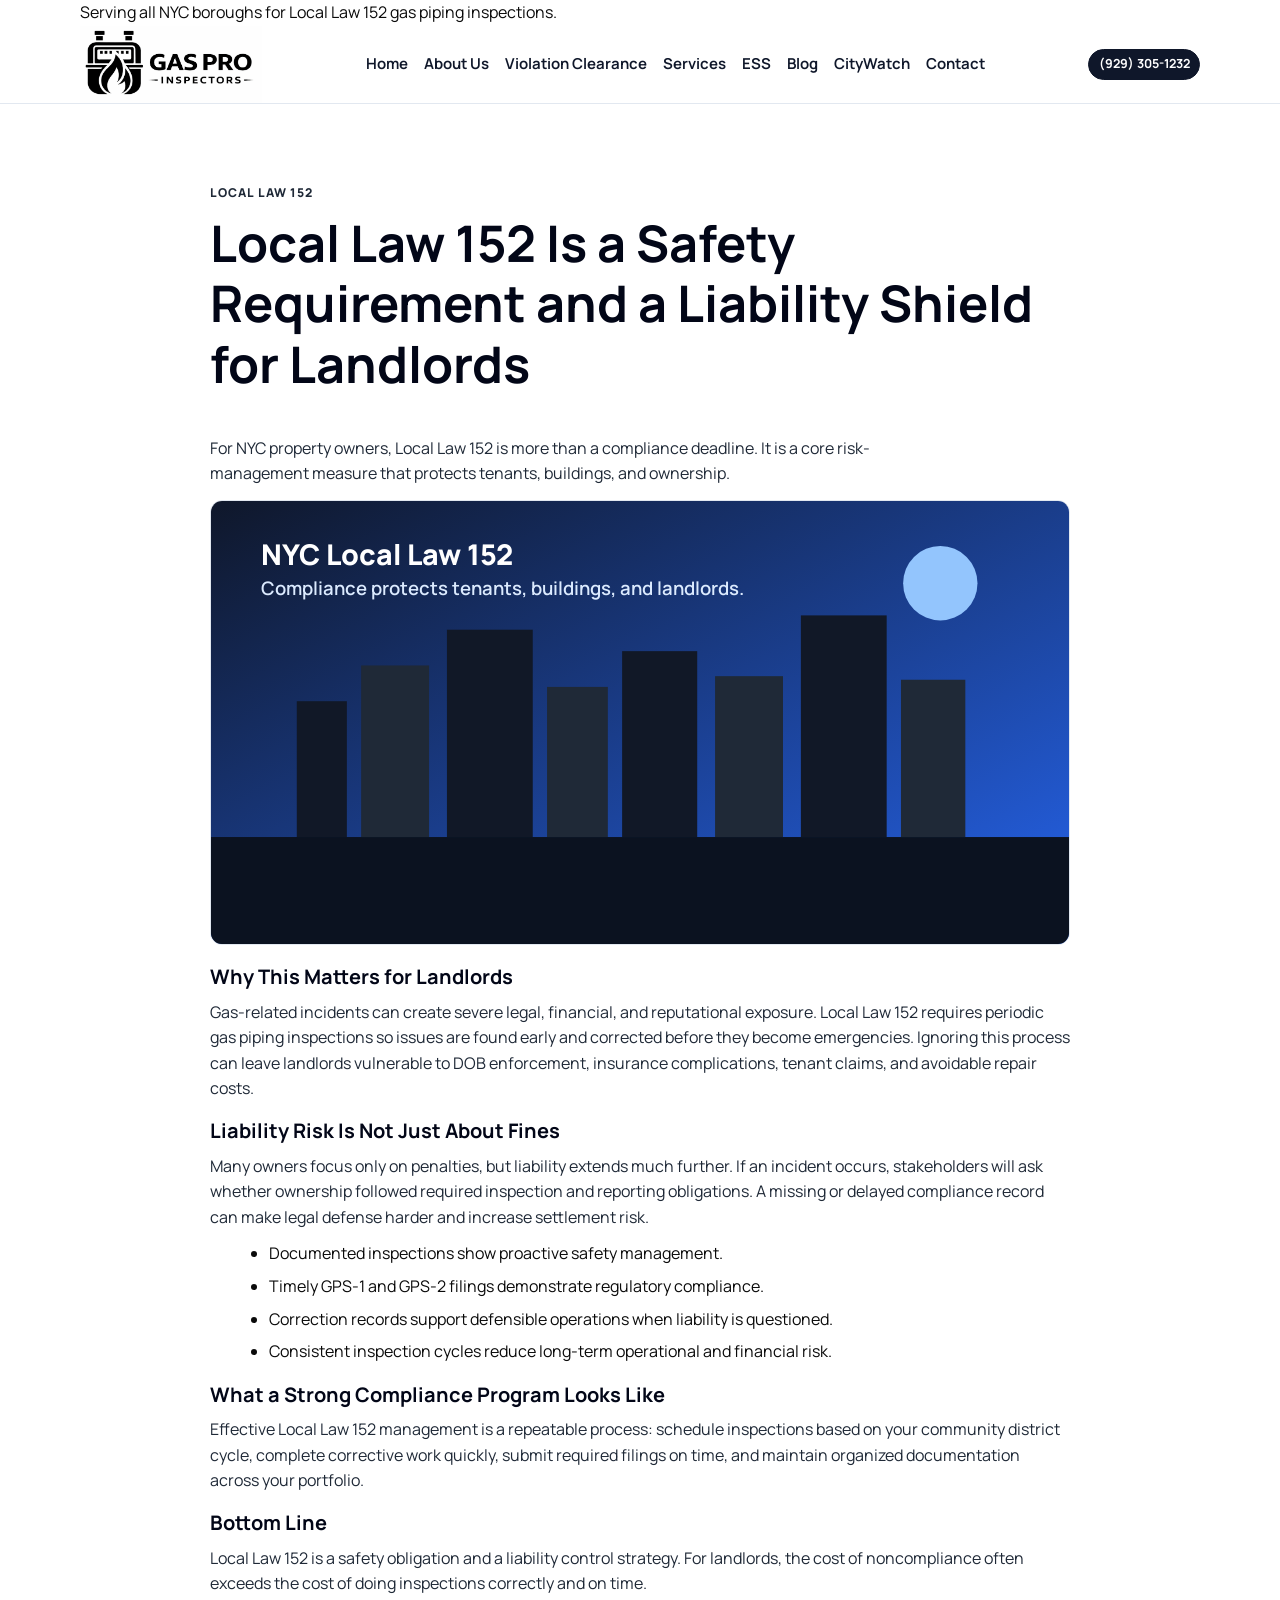
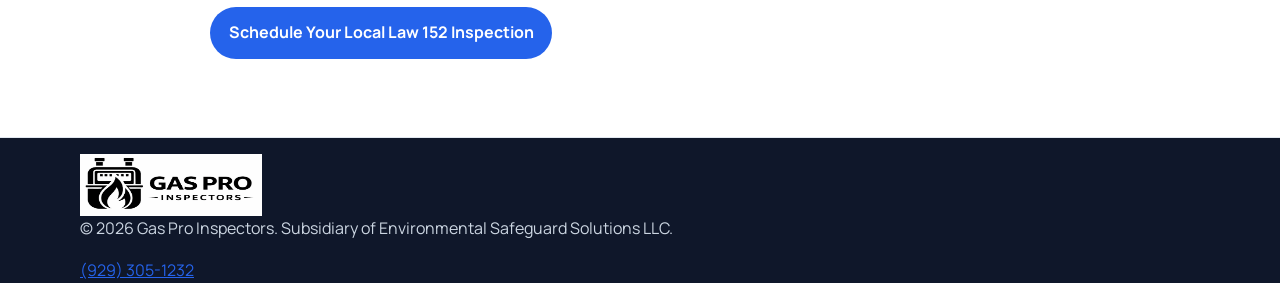
<file: public_html/blog-local-law-152-liability.html>
<!doctype html>
<html lang="en">
  <head>
    <meta charset="UTF-8" />
    <meta name="viewport" content="width=device-width, initial-scale=1.0" />
    <title>Local Law 152 Liability Guide | Gas Pro Inspectors</title>
    <meta
      name="description"
      content="Why Local Law 152 is essential for landlord liability protection in NYC, and how proper inspections and filings reduce risk."
    />
    <link rel="preconnect" href="https://fonts.googleapis.com" />
    <link rel="preconnect" href="https://fonts.gstatic.com" crossorigin />
    <link
      href="https://fonts.googleapis.com/css2?family=Manrope:wght@400;500;600;700;800&display=swap"
      rel="stylesheet"
    />
    <link rel="stylesheet" href="styles.css" />
    <link rel="icon" href="/favicon.ico" type="image/x-icon" />

    <!-- Schema: Article -->
    <script type="application/ld+json">
    {
      "@context": "https://schema.org",
      "@type": "Article",
      "headline": "Local Law 152 Is a Safety Requirement and a Liability Shield for Landlords",
      "description": "Why Local Law 152 is essential for landlord liability protection in NYC, and how proper inspections and filings reduce risk.",
      "url": "https://gasproinspectors.com/blog-local-law-152-liability.html",
      "datePublished": "2026-02-28",
      "dateModified": "2026-02-28",
      "publisher": {
        "@type": "Organization",
        "name": "Gas Pro Inspectors",
        "logo": {
          "@type": "ImageObject",
          "url": "https://gasproinspectors.com/assets/logo.png"
        }
      },
      "mainEntityOfPage": "https://gasproinspectors.com/blog-local-law-152-liability.html"
    }
    </script>

    <style>
      .article-wrap {
        max-width: 860px;
      }
      .article-hero {
        width: 100%;
        border: 1px solid var(--border);
        border-radius: 12px;
        margin: 0.8rem 0 1.25rem;
        overflow: hidden;
      }
      .article-wrap h2 {
        font-size: 1.25rem;
        margin-top: 1.1rem;
        margin-bottom: 0.4rem;
      }
      .article-wrap p {
        margin: 0.65rem 0;
        color: #1f2937;
      }
      .article-wrap ul {
        margin: 0.35rem 0 0.9rem 1.2rem;
      }
      .article-wrap li {
        margin-bottom: 0.45rem;
      }
    </style>
  </head>
  <body>
    <a class="skip-link" href="#main-content">Skip to main content</a>

    <header class="site-header" id="top">
      <div class="announcement-banner">
        <div class="container">
          Serving all NYC boroughs for Local Law 152 gas piping inspections.
        </div>
      </div>
      <div class="container nav-wrap">
        <a class="brand" href="index.html#top" aria-label="Gas Pro Inspectors Home">
          <img
            class="brand-logo"
            src="assets/logo.png"
            alt="Gas Pro Inspectors logo"
            width="260"
            height="88"
          />
        </a>

        <button
          class="menu-toggle"
          type="button"
          aria-expanded="false"
          aria-controls="primary-nav"
          aria-label="Toggle navigation menu"
        >
          <span></span>
          <span></span>
          <span></span>
        </button>

        <nav id="primary-nav" class="site-nav" aria-label="Primary navigation">
          <ul>
            <li><a href="index.html#home">Home</a></li>
            <li><a href="index.html#about">About Us</a></li>
            <li><a href="violation-clearance.html">Violation Clearance</a></li>
            <li><a href="index.html#services">Services</a></li>
            <li><a href="index.html#ess">ESS</a></li>
            <li><a href="blog.html" aria-current="page">Blog</a></li>
            <li><a href="index.html#citywatch">CityWatch</a></li>
            <li><a href="index.html#contact">Contact</a></li>
          </ul>
        </nav>

        <a class="header-call" href="tel:+19293051232">(929) 305-1232</a>
      </div>
    </header>

    <main id="main-content">
      <section class="section">
        <div class="container article-wrap">
          <p class="eyebrow">Local Law 152</p>
          <h1>Local Law 152 Is a Safety Requirement and a Liability Shield for Landlords</h1>
          <p class="citywatch-intro">
            For NYC property owners, Local Law 152 is more than a compliance deadline.
            It is a core risk-management measure that protects tenants, buildings, and ownership.
          </p>

          <div class="article-hero">
            <svg
              viewBox="0 0 1200 620"
              role="img"
              aria-label="NYC skyline with gas safety and compliance message"
              style="width: 100%; height: auto; display: block"
            >
              <defs>
                <linearGradient id="gpiSky" x1="0" x2="1" y1="0" y2="1">
                  <stop offset="0%" stop-color="#0f172a"></stop>
                  <stop offset="100%" stop-color="#2563eb"></stop>
                </linearGradient>
              </defs>
              <rect width="1200" height="620" fill="url(#gpiSky)"></rect>
              <rect y="470" width="1200" height="150" fill="#0b1220"></rect>
              <rect x="120" y="280" width="70" height="190" fill="#111827"></rect>
              <rect x="210" y="230" width="95" height="240" fill="#1f2937"></rect>
              <rect x="330" y="180" width="120" height="290" fill="#111827"></rect>
              <rect x="470" y="260" width="85" height="210" fill="#1f2937"></rect>
              <rect x="575" y="210" width="105" height="260" fill="#111827"></rect>
              <rect x="705" y="245" width="95" height="225" fill="#1f2937"></rect>
              <rect x="825" y="160" width="120" height="310" fill="#111827"></rect>
              <rect x="965" y="250" width="90" height="220" fill="#1f2937"></rect>
              <circle cx="1020" cy="115" r="52" fill="#93c5fd"></circle>
              <text x="70" y="90" fill="#ffffff" font-size="40" font-family="Manrope, sans-serif" font-weight="800">
                NYC Local Law 152
              </text>
              <text x="70" y="132" fill="#dbeafe" font-size="26" font-family="Manrope, sans-serif" font-weight="600">
                Compliance protects tenants, buildings, and landlords.
              </text>
            </svg>
          </div>

          <h2>Why This Matters for Landlords</h2>
          <p>
            Gas-related incidents can create severe legal, financial, and reputational exposure.
            Local Law 152 requires periodic gas piping inspections so issues are found early and corrected
            before they become emergencies. Ignoring this process can leave landlords vulnerable to DOB
            enforcement, insurance complications, tenant claims, and avoidable repair costs.
          </p>

          <h2>Liability Risk Is Not Just About Fines</h2>
          <p>
            Many owners focus only on penalties, but liability extends much further. If an incident occurs,
            stakeholders will ask whether ownership followed required inspection and reporting obligations.
            A missing or delayed compliance record can make legal defense harder and increase settlement risk.
          </p>

          <ul>
            <li>Documented inspections show proactive safety management.</li>
            <li>Timely GPS-1 and GPS-2 filings demonstrate regulatory compliance.</li>
            <li>Correction records support defensible operations when liability is questioned.</li>
            <li>Consistent inspection cycles reduce long-term operational and financial risk.</li>
          </ul>

          <h2>What a Strong Compliance Program Looks Like</h2>
          <p>
            Effective Local Law 152 management is a repeatable process: schedule inspections based on your
            community district cycle, complete corrective work quickly, submit required filings on time,
            and maintain organized documentation across your portfolio.
          </p>

          <h2>Bottom Line</h2>
          <p>
            Local Law 152 is a safety obligation and a liability control strategy. For landlords, the cost of
            noncompliance often exceeds the cost of doing inspections correctly and on time.
          </p>

          <p>
            <a class="btn btn-primary" href="index.html#contact">Schedule Your Local Law 152 Inspection</a>
          </p>
        </div>
      </section>
    </main>

    <footer class="site-footer">
      <div class="container footer-wrap">
        <p class="footer-brand">
          <img
            class="footer-logo"
            src="assets/logo.png"
            alt="Gas Pro Inspectors logo"
            width="182"
            height="62"
          />
          &copy; <span id="year"></span> Gas Pro Inspectors. Subsidiary of
          Environmental Safeguard Solutions LLC.
        </p>
        <a href="tel:+19293051232">(929) 305-1232</a>
      </div>
    </footer>

    <script src="script.js" defer></script>
  </body>
</html>
</file>
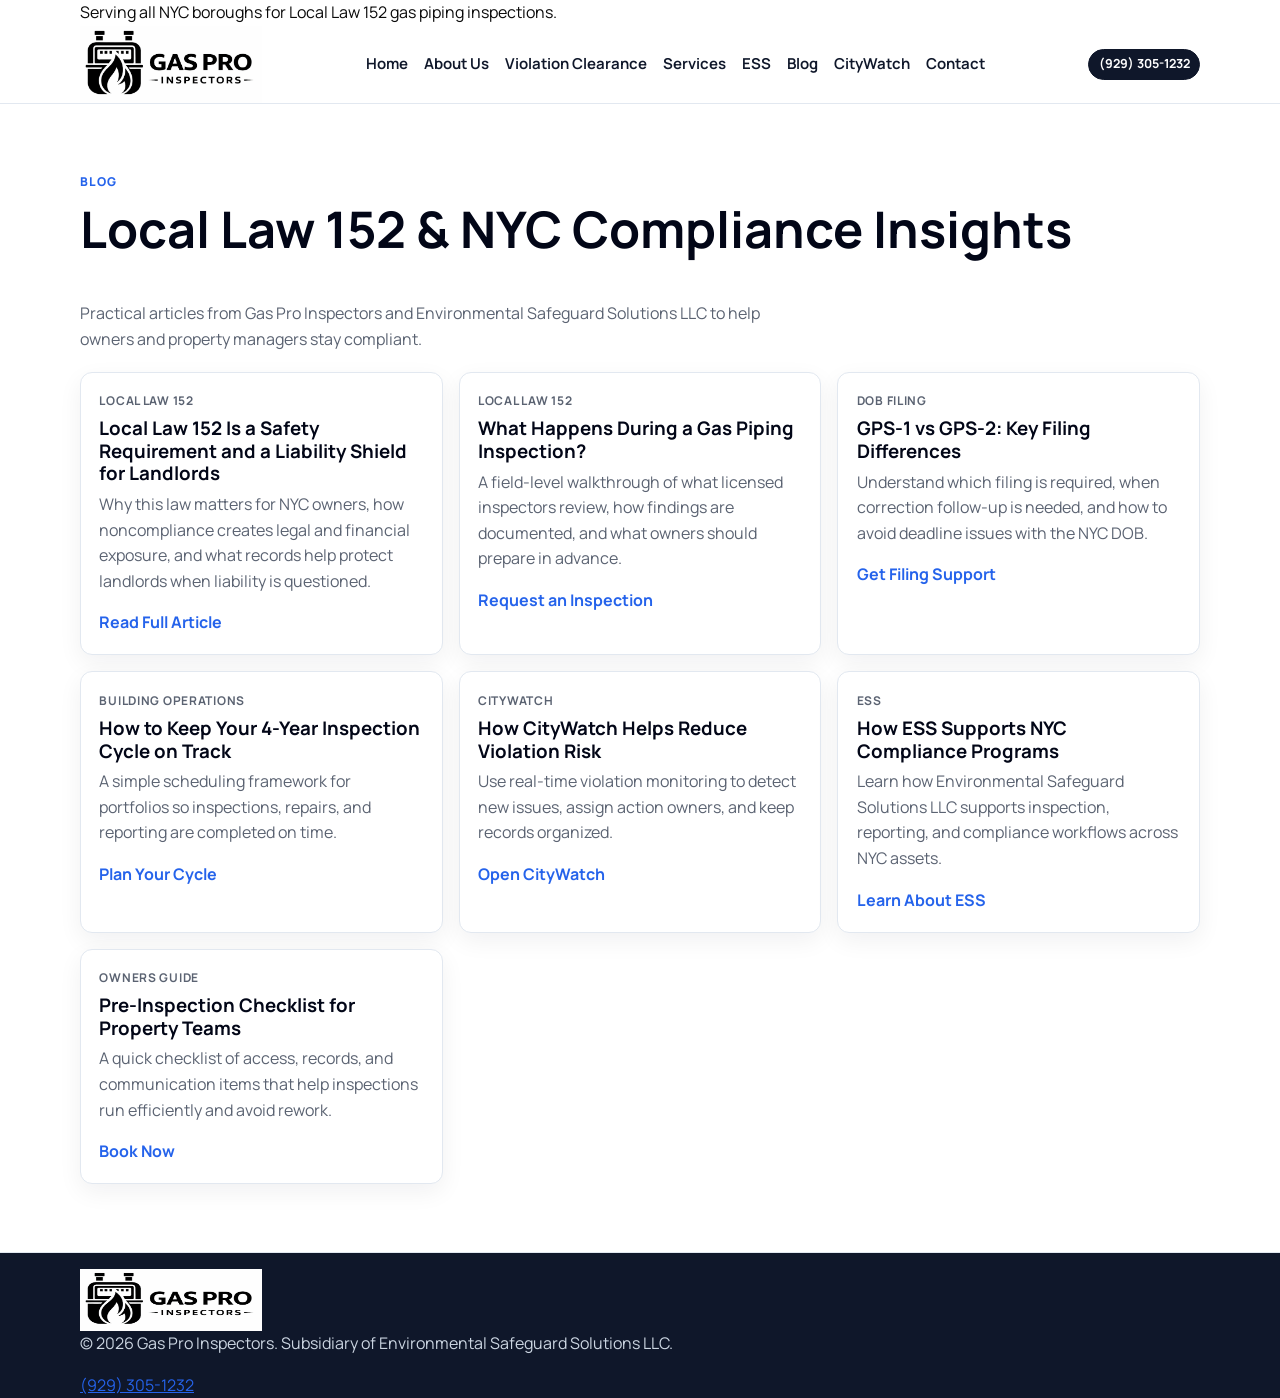
<file: public_html/blog.html>
<!doctype html>
<html lang="en">
  <head>
    <meta charset="UTF-8" />
    <meta name="viewport" content="width=device-width, initial-scale=1.0" />
    <title>Blog | Gas Pro Inspectors</title>
    <meta
      name="description"
      content="Read Gas Pro Inspectors insights on NYC Local Law 152, gas piping inspections, GPS-1 and GPS-2 filings, and compliance planning."
    />
    <link rel="preconnect" href="https://fonts.googleapis.com" />
    <link rel="preconnect" href="https://fonts.gstatic.com" crossorigin />
    <link
      href="https://fonts.googleapis.com/css2?family=Manrope:wght@400;500;600;700;800&display=swap"
      rel="stylesheet"
    />
    <link rel="stylesheet" href="styles.css" />
    <link rel="icon" href="/favicon.ico" type="image/x-icon" />
  </head>
  <body>
    <a class="skip-link" href="#main-content">Skip to main content</a>

    <header class="site-header" id="top">
      <div class="announcement-banner">
        <div class="container">
          Serving all NYC boroughs for Local Law 152 gas piping inspections.
        </div>
      </div>
      <div class="container nav-wrap">
        <a class="brand" href="index.html#top" aria-label="Gas Pro Inspectors Home">
          <img
            class="brand-logo"
            src="assets/logo.png"
            alt="Gas Pro Inspectors logo"
            width="260"
            height="88"
          />
        </a>

        <button
          class="menu-toggle"
          type="button"
          aria-expanded="false"
          aria-controls="primary-nav"
          aria-label="Toggle navigation menu"
        >
          <span></span>
          <span></span>
          <span></span>
        </button>

        <nav id="primary-nav" class="site-nav" aria-label="Primary navigation">
          <ul>
            <li><a href="index.html#home">Home</a></li>
            <li><a href="index.html#about">About Us</a></li>
            <li><a href="violation-clearance.html">Violation Clearance</a></li>
            <li><a href="index.html#services">Services</a></li>
            <li><a href="index.html#ess">ESS</a></li>
            <li><a href="blog.html" aria-current="page">Blog</a></li>
            <li><a href="index.html#citywatch">CityWatch</a></li>
            <li><a href="index.html#contact">Contact</a></li>
          </ul>
        </nav>

        <a class="header-call" href="tel:+19293051232">(929) 305-1232</a>
      </div>
    </header>

    <main id="main-content">
      <section class="section">
        <div class="container">
          <div class="section-head">
            <p class="eyebrow">Blog</p>
            <h1>Local Law 152 &amp; NYC Compliance Insights</h1>
            <p class="citywatch-intro">
              Practical articles from Gas Pro Inspectors and Environmental Safeguard Solutions LLC to help owners and property managers stay compliant.
            </p>
          </div>

          <div class="blog-grid">
            <!-- BLOG POSTS START -->
            <article class="blog-card">
              <p class="blog-meta">Local Law 152</p>
              <h3>Local Law 152 Is a Safety Requirement and a Liability Shield for Landlords</h3>
              <p>
                Why this law matters for NYC owners, how noncompliance creates legal and financial exposure,
                and what records help protect landlords when liability is questioned.
              </p>
              <a href="blog-local-law-152-liability.html">Read Full Article</a>
            </article>

            <article class="blog-card">
              <p class="blog-meta">Local Law 152</p>
              <h3>What Happens During a Gas Piping Inspection?</h3>
              <p>
                A field-level walkthrough of what licensed inspectors review,
                how findings are documented, and what owners should prepare in advance.
              </p>
              <a href="index.html#contact">Request an Inspection</a>
            </article>

            <article class="blog-card">
              <p class="blog-meta">DOB Filing</p>
              <h3>GPS-1 vs GPS-2: Key Filing Differences</h3>
              <p>
                Understand which filing is required, when correction follow-up is needed,
                and how to avoid deadline issues with the NYC DOB.
              </p>
              <a href="index.html#contact">Get Filing Support</a>
            </article>

            <article class="blog-card">
              <p class="blog-meta">Building Operations</p>
              <h3>How to Keep Your 4-Year Inspection Cycle on Track</h3>
              <p>
                A simple scheduling framework for portfolios so inspections,
                repairs, and reporting are completed on time.
              </p>
              <a href="index.html#contact">Plan Your Cycle</a>
            </article>

            <article class="blog-card">
              <p class="blog-meta">CityWatch</p>
              <h3>How CityWatch Helps Reduce Violation Risk</h3>
              <p>
                Use real-time violation monitoring to detect new issues,
                assign action owners, and keep records organized.
              </p>
              <a href="https://citywatch.ess-nyc.com/" target="_blank" rel="noopener noreferrer">Open CityWatch</a>
            </article>

            <article class="blog-card">
              <p class="blog-meta">ESS</p>
              <h3>How ESS Supports NYC Compliance Programs</h3>
              <p>
                Learn how Environmental Safeguard Solutions LLC supports
                inspection, reporting, and compliance workflows across NYC assets.
              </p>
              <a href="index.html#ess">Learn About ESS</a>
            </article>

            <article class="blog-card">
              <p class="blog-meta">Owners Guide</p>
              <h3>Pre-Inspection Checklist for Property Teams</h3>
              <p>
                A quick checklist of access, records, and communication items
                that help inspections run efficiently and avoid rework.
              </p>
              <a href="index.html#contact">Book Now</a>
            </article>
            <!--
              BLOG CARD TEMPLATE (copy this block to add a new post)
              <article class="blog-card">
                <p class="blog-meta">Category</p>
                <h3>Post Title</h3>
                <p>Short summary of your post.</p>
                <a href="index.html#contact">Read More</a>
              </article>
            -->
            <!-- BLOG POSTS END -->
          </div>
        </div>
      </section>
    </main>

    <footer class="site-footer">
      <div class="container footer-wrap">
        <p class="footer-brand">
          <img
            class="footer-logo"
            src="assets/logo.png"
            alt="Gas Pro Inspectors logo"
            width="182"
            height="62"
          />
          &copy; <span id="year"></span> Gas Pro Inspectors. Subsidiary of
          Environmental Safeguard Solutions LLC.
        </p>
        <a href="tel:+19293051232">(929) 305-1232</a>
      </div>
    </footer>

    <script src="script.js" defer></script>
  </body>
</html>
</file>
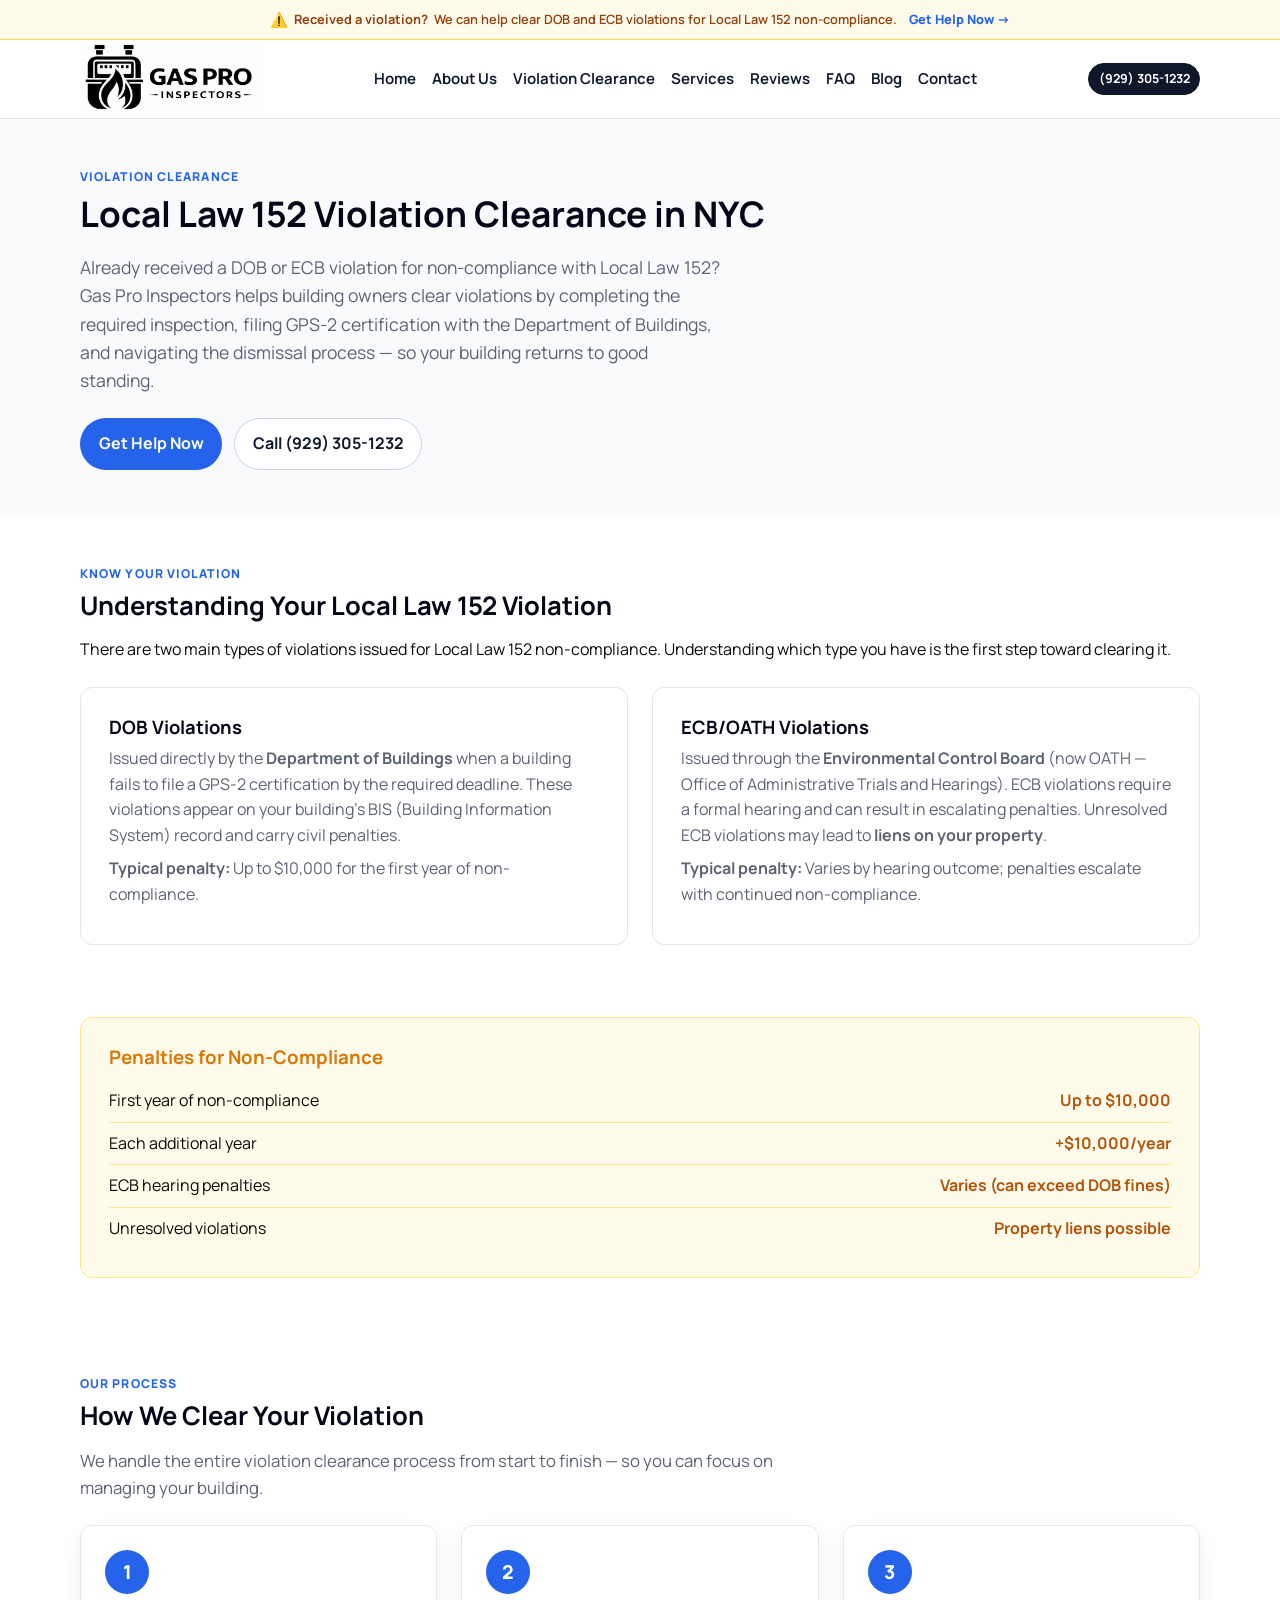
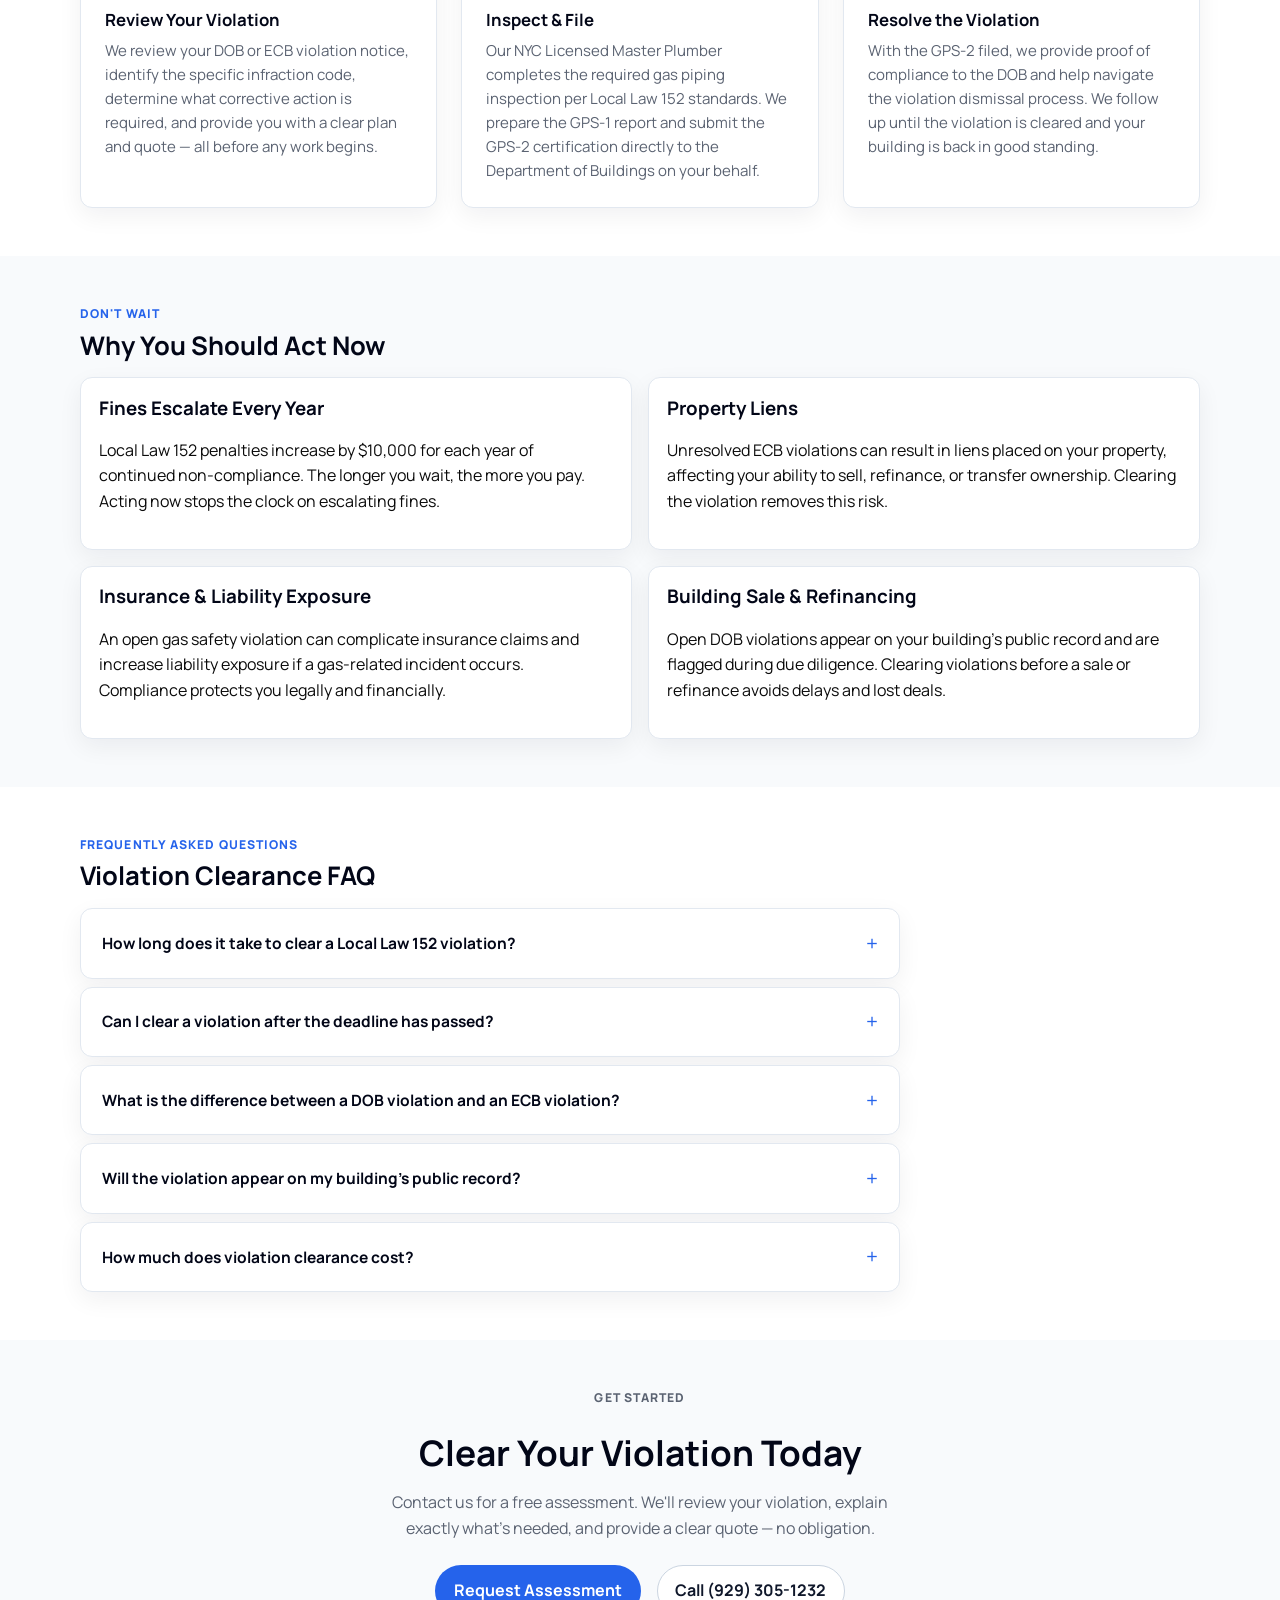
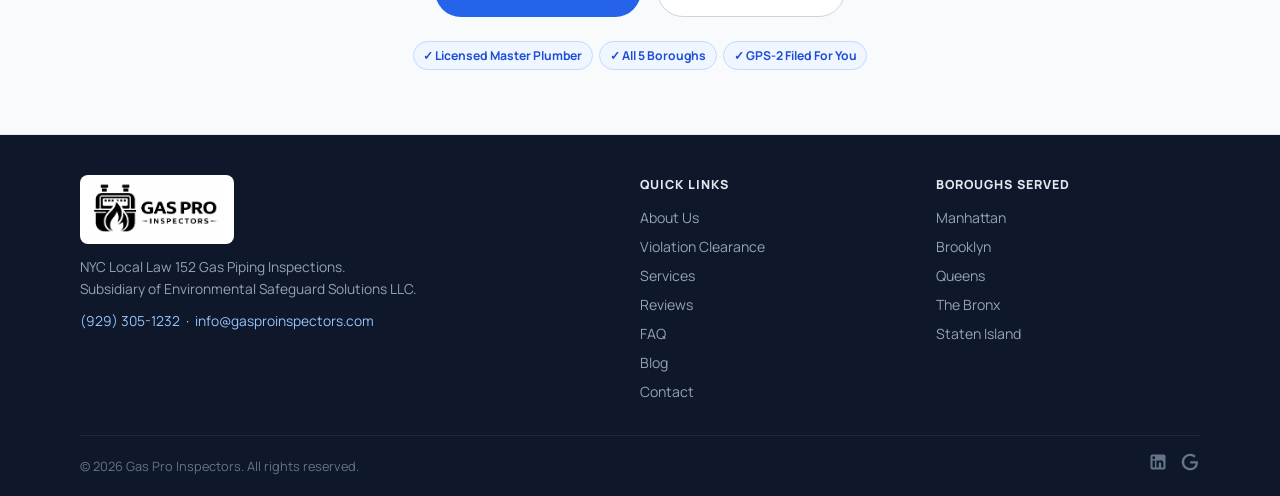
<file: public_html/violation-clearance.html>
<!doctype html>
<html lang="en">
  <head>
    <meta charset="UTF-8" />
    <meta name="viewport" content="width=device-width, initial-scale=1.0" />
    <title>Local Law 152 Violation Clearance NYC | DOB Gas Violation Removal | Gas Pro Inspectors</title>
    <meta
      name="description"
      content="Gas Pro Inspectors helps NYC building owners clear DOB and ECB violations for Local Law 152 non-compliance. We complete the required inspection, file GPS-2, and navigate the violation dismissal process."
    />
    <meta name="robots" content="index, follow" />
    <link rel="canonical" href="https://gasproinspectors.com/violation-clearance.html" />

    <!-- Open Graph -->
    <meta property="og:type" content="website" />
    <meta property="og:url" content="https://gasproinspectors.com/violation-clearance.html" />
    <meta property="og:title" content="Local Law 152 Violation Clearance NYC | Gas Pro Inspectors" />
    <meta property="og:description" content="Clear DOB and ECB violations for Local Law 152 non-compliance. We inspect, file, and resolve — so your building returns to good standing." />
    <meta property="og:image" content="https://gasproinspectors.com/assets/logo.png" />
    <meta property="og:site_name" content="Gas Pro Inspectors" />

    <!-- Twitter Card -->
    <meta name="twitter:card" content="summary_large_image" />
    <meta name="twitter:title" content="Local Law 152 Violation Clearance NYC | Gas Pro Inspectors" />
    <meta name="twitter:description" content="Clear DOB and ECB violations for Local Law 152 non-compliance. We inspect, file, and resolve." />

    <!-- Schema: Service -->
    <script type="application/ld+json">
    {
      "@context": "https://schema.org",
      "@type": "Service",
      "name": "Local Law 152 Violation Clearance",
      "description": "Assistance clearing DOB and ECB violations related to Local Law 152 non-compliance in NYC, including completing required inspections, filing GPS-2 certifications, and navigating the violation dismissal process.",
      "url": "https://gasproinspectors.com/violation-clearance.html",
      "provider": {
        "@type": "Plumber",
        "@id": "https://gasproinspectors.com/#business",
        "name": "Gas Pro Inspectors"
      },
      "areaServed": [
        {"@type": "AdministrativeArea", "name": "Manhattan, NY"},
        {"@type": "AdministrativeArea", "name": "Brooklyn, NY"},
        {"@type": "AdministrativeArea", "name": "Queens, NY"},
        {"@type": "AdministrativeArea", "name": "The Bronx, NY"},
        {"@type": "AdministrativeArea", "name": "Staten Island, NY"}
      ],
      "serviceType": "Violation Clearance"
    }
    </script>

    <!-- Schema: BreadcrumbList -->
    <script type="application/ld+json">
    {
      "@context": "https://schema.org",
      "@type": "BreadcrumbList",
      "itemListElement": [
        {
          "@type": "ListItem",
          "position": 1,
          "name": "Home",
          "item": "https://gasproinspectors.com/"
        },
        {
          "@type": "ListItem",
          "position": 2,
          "name": "Violation Clearance",
          "item": "https://gasproinspectors.com/violation-clearance.html"
        }
      ]
    }
    </script>

    <!-- Schema: FAQPage -->
    <script type="application/ld+json">
    {
      "@context": "https://schema.org",
      "@type": "FAQPage",
      "mainEntity": [
        {
          "@type": "Question",
          "name": "How long does it take to clear a Local Law 152 violation?",
          "acceptedAnswer": {
            "@type": "Answer",
            "text": "The timeline depends on your specific violation and building conditions. Once we complete the inspection and file the GPS-2 certification with the DOB, dismissal typically takes a few weeks to process. We work to resolve violations as quickly as possible."
          }
        },
        {
          "@type": "Question",
          "name": "Can I clear a violation after the deadline has passed?",
          "acceptedAnswer": {
            "@type": "Answer",
            "text": "Yes. Even if your compliance deadline has passed and a violation has been issued, you can still complete the required inspection and filing to clear it. The sooner you act, the lower the total penalties. Contact us immediately to begin the process."
          }
        },
        {
          "@type": "Question",
          "name": "What is the difference between a DOB violation and an ECB violation?",
          "acceptedAnswer": {
            "@type": "Answer",
            "text": "A DOB violation is issued by the Department of Buildings and appears on your building's BIS record. An ECB violation is issued through the Environmental Control Board (now OATH) and typically requires a hearing. ECB violations can result in additional penalties and may lead to property liens if unresolved."
          }
        },
        {
          "@type": "Question",
          "name": "How much does violation clearance cost?",
          "acceptedAnswer": {
            "@type": "Answer",
            "text": "Costs vary depending on the type of violation, building size, and any corrections needed. Contact us for a free assessment — we will review your violation notice and provide a clear quote before any work begins."
          }
        }
      ]
    }
    </script>

    <link rel="preconnect" href="https://fonts.googleapis.com" />
    <link rel="preconnect" href="https://fonts.gstatic.com" crossorigin />
    <link
      href="https://fonts.googleapis.com/css2?family=Manrope:wght@400;500;600;700;800&display=swap"
      rel="stylesheet"
    />
    <link rel="stylesheet" href="styles.css" />
    <link rel="icon" href="/favicon.ico" type="image/x-icon" />

    <style>
      .vc-hero {
        padding: 3rem 0 2rem;
        background: var(--surface);
      }
      .vc-hero h1 {
        font-size: 2.2rem;
        line-height: 1.2;
        margin-bottom: 1rem;
      }
      .vc-hero .subheadline {
        font-size: 1.1rem;
        color: var(--muted);
        max-width: 640px;
      }
      .vc-section {
        padding: 3rem 0;
      }
      .vc-section h2 {
        font-size: 1.6rem;
        margin-bottom: 1rem;
      }
      .violation-types-grid {
        display: grid;
        grid-template-columns: repeat(2, 1fr);
        gap: 1.5rem;
        margin-top: 1.5rem;
      }
      .vt-card {
        background: #fff;
        border: 1px solid var(--border);
        border-radius: var(--radius);
        padding: 1.75rem;
      }
      .vt-card h3 {
        margin-bottom: 0.5rem;
        font-size: 1.15rem;
      }
      .vt-card p {
        color: var(--muted);
        margin: 0.5rem 0;
      }
      .penalty-highlight {
        background: var(--orange-bg);
        border: 1px solid #fde68a;
        border-radius: var(--radius);
        padding: 1.75rem;
        margin-top: 1.5rem;
      }
      .penalty-highlight h3 {
        color: var(--orange);
        margin-bottom: 0.75rem;
      }
      .penalty-list {
        list-style: none;
        padding: 0;
        margin: 0;
      }
      .penalty-list li {
        padding: 0.5rem 0;
        border-bottom: 1px solid #fde68a;
        display: flex;
        justify-content: space-between;
        align-items: center;
      }
      .penalty-list li:last-child {
        border-bottom: none;
      }
      .penalty-amount {
        font-weight: 700;
        color: #b45309;
      }
      .vc-cta-section {
        background: var(--surface);
        padding: 3rem 0;
        text-align: center;
      }
      .vc-cta-section h2 {
        margin-bottom: 0.75rem;
      }
      .vc-cta-section p {
        color: var(--muted);
        margin-bottom: 1.5rem;
        max-width: 540px;
        margin-left: auto;
        margin-right: auto;
      }
      .vc-cta-actions {
        display: flex;
        gap: 1rem;
        justify-content: center;
        flex-wrap: wrap;
      }
      @media (max-width: 680px) {
        .violation-types-grid {
          grid-template-columns: 1fr;
        }
        .vc-hero h1 {
          font-size: 1.7rem;
        }
      }
    </style>
  </head>
  <body>
    <a class="skip-link" href="#main-content">Skip to main content</a>

    <!-- Urgency Banner -->
    <div class="urgency-bar" role="alert">
      <div class="container">
        <span class="urgency-icon">⚠️</span>
        <strong>Received a violation?</strong> We can help clear DOB and ECB violations for Local Law 152 non-compliance.
        <a href="#vc-contact" class="urgency-link">Get Help Now →</a>
      </div>
    </div>

    <header class="site-header" id="top">
      <div class="container nav-wrap">
        <a class="brand" href="index.html" aria-label="Gas Pro Inspectors Home">
          <img
            class="brand-logo"
            src="assets/logo.png"
            alt="Gas Pro Inspectors logo"
            width="260"
            height="88"
          />
        </a>

        <button
          class="menu-toggle"
          type="button"
          aria-expanded="false"
          aria-controls="primary-nav"
          aria-label="Toggle navigation menu"
        >
          <span></span>
          <span></span>
          <span></span>
        </button>

        <nav id="primary-nav" class="site-nav" aria-label="Primary navigation">
          <ul>
            <li><a href="index.html#home">Home</a></li>
            <li><a href="index.html#about">About Us</a></li>
            <li><a href="violation-clearance.html" aria-current="page">Violation Clearance</a></li>
            <li><a href="index.html#services">Services</a></li>
            <li><a href="index.html#reviews">Reviews</a></li>
            <li><a href="index.html#faq">FAQ</a></li>
            <li><a href="blog.html">Blog</a></li>
            <li><a href="index.html#contact">Contact</a></li>
          </ul>
        </nav>

        <a class="header-call" href="tel:+19293051232">(929) 305-1232</a>
      </div>
    </header>

    <main id="main-content">

      <!-- HERO -->
      <section class="vc-hero" id="vc-top">
        <div class="container">
          <p class="eyebrow">Violation Clearance</p>
          <h1>Local Law 152 Violation Clearance in NYC</h1>
          <p class="subheadline">
            Already received a DOB or ECB violation for non-compliance with Local Law 152? Gas Pro Inspectors helps building owners clear violations by completing the required inspection, filing GPS-2 certification with the Department of Buildings, and navigating the dismissal process — so your building returns to good standing.
          </p>
          <div class="hero-actions" style="margin-top: 1.5rem;">
            <a class="btn btn-primary" href="#vc-contact">Get Help Now</a>
            <a class="btn btn-secondary" href="tel:+19293051232">Call (929) 305-1232</a>
          </div>
        </div>
      </section>

      <!-- VIOLATION TYPES -->
      <section class="vc-section" id="violation-types">
        <div class="container">
          <p class="eyebrow">Know Your Violation</p>
          <h2>Understanding Your Local Law 152 Violation</h2>
          <p>There are two main types of violations issued for Local Law 152 non-compliance. Understanding which type you have is the first step toward clearing it.</p>
          <div class="violation-types-grid">
            <div class="vt-card">
              <h3>DOB Violations</h3>
              <p>Issued directly by the <strong>Department of Buildings</strong> when a building fails to file a GPS-2 certification by the required deadline. These violations appear on your building's BIS (Building Information System) record and carry civil penalties.</p>
              <p><strong>Typical penalty:</strong> Up to $10,000 for the first year of non-compliance.</p>
            </div>
            <div class="vt-card">
              <h3>ECB/OATH Violations</h3>
              <p>Issued through the <strong>Environmental Control Board</strong> (now OATH — Office of Administrative Trials and Hearings). ECB violations require a formal hearing and can result in escalating penalties. Unresolved ECB violations may lead to <strong>liens on your property</strong>.</p>
              <p><strong>Typical penalty:</strong> Varies by hearing outcome; penalties escalate with continued non-compliance.</p>
            </div>
          </div>
        </div>
      </section>

      <!-- PENALTIES -->
      <section class="vc-section" style="padding-top: 0;">
        <div class="container">
          <div class="penalty-highlight">
            <h3>Penalties for Non-Compliance</h3>
            <ul class="penalty-list">
              <li>
                <span>First year of non-compliance</span>
                <span class="penalty-amount">Up to $10,000</span>
              </li>
              <li>
                <span>Each additional year</span>
                <span class="penalty-amount">+$10,000/year</span>
              </li>
              <li>
                <span>ECB hearing penalties</span>
                <span class="penalty-amount">Varies (can exceed DOB fines)</span>
              </li>
              <li>
                <span>Unresolved violations</span>
                <span class="penalty-amount">Property liens possible</span>
              </li>
            </ul>
          </div>
        </div>
      </section>

      <!-- CLEARANCE PROCESS -->
      <section class="vc-section" id="clearance-process">
        <div class="container">
          <p class="eyebrow">Our Process</p>
          <h2>How We Clear Your Violation</h2>
          <p class="section-intro">We handle the entire violation clearance process from start to finish — so you can focus on managing your building.</p>
          <div class="steps-grid" style="margin-top: 1.5rem;">
            <div class="step-card">
              <div class="step-number">1</div>
              <h3>Review Your Violation</h3>
              <p>We review your DOB or ECB violation notice, identify the specific infraction code, determine what corrective action is required, and provide you with a clear plan and quote — all before any work begins.</p>
            </div>
            <div class="step-card">
              <div class="step-number">2</div>
              <h3>Inspect &amp; File</h3>
              <p>Our NYC Licensed Master Plumber completes the required gas piping inspection per Local Law 152 standards. We prepare the GPS-1 report and submit the GPS-2 certification directly to the Department of Buildings on your behalf.</p>
            </div>
            <div class="step-card">
              <div class="step-number">3</div>
              <h3>Resolve the Violation</h3>
              <p>With the GPS-2 filed, we provide proof of compliance to the DOB and help navigate the violation dismissal process. We follow up until the violation is cleared and your building is back in good standing.</p>
            </div>
          </div>
        </div>
      </section>

      <!-- WHY ACT NOW -->
      <section class="vc-section" style="background: var(--surface);">
        <div class="container">
          <p class="eyebrow">Don't Wait</p>
          <h2>Why You Should Act Now</h2>
          <div class="about-grid" style="margin-top: 1rem;">
            <article class="card">
              <h3>Fines Escalate Every Year</h3>
              <p>Local Law 152 penalties increase by $10,000 for each year of continued non-compliance. The longer you wait, the more you pay. Acting now stops the clock on escalating fines.</p>
            </article>
            <article class="card">
              <h3>Property Liens</h3>
              <p>Unresolved ECB violations can result in liens placed on your property, affecting your ability to sell, refinance, or transfer ownership. Clearing the violation removes this risk.</p>
            </article>
            <article class="card">
              <h3>Insurance &amp; Liability Exposure</h3>
              <p>An open gas safety violation can complicate insurance claims and increase liability exposure if a gas-related incident occurs. Compliance protects you legally and financially.</p>
            </article>
            <article class="card">
              <h3>Building Sale &amp; Refinancing</h3>
              <p>Open DOB violations appear on your building's public record and are flagged during due diligence. Clearing violations before a sale or refinance avoids delays and lost deals.</p>
            </article>
          </div>
        </div>
      </section>

      <!-- FAQ -->
      <section class="faq vc-section" id="vc-faq">
        <div class="container">
          <p class="eyebrow">Frequently Asked Questions</p>
          <h2>Violation Clearance FAQ</h2>
          <div class="faq-list" style="margin-top: 1rem;">

            <details class="faq-item">
              <summary>How long does it take to clear a Local Law 152 violation?</summary>
              <p>The timeline depends on your specific violation and building conditions. Once we complete the inspection and file the GPS-2 certification with the DOB, dismissal typically takes a few weeks to process. We work to resolve violations as quickly as possible.</p>
            </details>

            <details class="faq-item">
              <summary>Can I clear a violation after the deadline has passed?</summary>
              <p>Yes. Even if your compliance deadline has passed and a violation has been issued, you can still complete the required inspection and filing to clear it. The sooner you act, the lower the total penalties. <a href="#vc-contact">Contact us</a> immediately to begin the process.</p>
            </details>

            <details class="faq-item">
              <summary>What is the difference between a DOB violation and an ECB violation?</summary>
              <p>A DOB violation is issued by the Department of Buildings and appears on your building's BIS record. An ECB violation is issued through the Environmental Control Board (now OATH) and typically requires a hearing. ECB violations can result in additional penalties and may lead to property liens if unresolved.</p>
            </details>

            <details class="faq-item">
              <summary>Will the violation appear on my building's public record?</summary>
              <p>Yes — DOB and ECB violations are part of the public record and appear on the NYC BIS system. They are visible during any title search or due diligence process. Clearing the violation updates your building's record to show compliance.</p>
            </details>

            <details class="faq-item">
              <summary>How much does violation clearance cost?</summary>
              <p>Costs vary depending on the type of violation, building size, and any corrections needed. <a href="#vc-contact">Contact us</a> for a free assessment — we will review your violation notice and provide a clear quote before any work begins.</p>
            </details>

          </div>
        </div>
      </section>

      <!-- CTA -->
      <section class="vc-cta-section" id="vc-contact">
        <div class="container">
          <p class="eyebrow">Get Started</p>
          <h2>Clear Your Violation Today</h2>
          <p>Contact us for a free assessment. We'll review your violation, explain exactly what's needed, and provide a clear quote — no obligation.</p>
          <div class="vc-cta-actions">
            <a class="btn btn-primary" href="index.html#contact">Request Assessment</a>
            <a class="btn btn-secondary" href="tel:+19293051232">Call (929) 305-1232</a>
          </div>
          <div class="contact-badges" style="justify-content: center; margin-top: 1.5rem;">
            <span class="contact-badge">✓ Licensed Master Plumber</span>
            <span class="contact-badge">✓ All 5 Boroughs</span>
            <span class="contact-badge">✓ GPS-2 Filed For You</span>
          </div>
        </div>
      </section>

    </main>

    <!-- FOOTER -->
    <footer class="site-footer">
      <div class="container footer-inner">
        <div class="footer-top">
          <div class="footer-brand-col">
            <img
              class="footer-logo"
              src="assets/logo.png"
              alt="Gas Pro Inspectors logo"
              width="182"
              height="62"
            />
            <p class="footer-tagline">NYC Local Law 152 Gas Piping Inspections.<br>Subsidiary of Environmental Safeguard Solutions LLC.</p>
            <p class="footer-contact-line">
              <a href="tel:+19293051232">(929) 305-1232</a> &nbsp;·&nbsp;
              <a href="mailto:info@gasproinspectors.com">info@gasproinspectors.com</a>
            </p>
          </div>
          <div class="footer-nav-col">
            <p class="footer-col-heading">Quick Links</p>
            <ul>
              <li><a href="index.html#about">About Us</a></li>
              <li><a href="violation-clearance.html">Violation Clearance</a></li>
              <li><a href="index.html#services">Services</a></li>
              <li><a href="index.html#reviews">Reviews</a></li>
              <li><a href="index.html#faq">FAQ</a></li>
              <li><a href="blog.html">Blog</a></li>
              <li><a href="index.html#contact">Contact</a></li>
            </ul>
          </div>
          <div class="footer-nav-col">
            <p class="footer-col-heading">Boroughs Served</p>
            <ul>
              <li>Manhattan</li>
              <li>Brooklyn</li>
              <li>Queens</li>
              <li>The Bronx</li>
              <li>Staten Island</li>
            </ul>
          </div>
        </div>
        <div class="footer-bottom">
          <p>&copy; <span id="year"></span> Gas Pro Inspectors. All rights reserved.</p>
          <div class="footer-social">
            <a href="https://www.linkedin.com/company/environmental-safeguard-solutions" target="_blank" rel="noopener noreferrer" aria-label="LinkedIn">
              <svg width="20" height="20" viewBox="0 0 24 24" fill="currentColor" aria-hidden="true"><path d="M19 3A2 2 0 0 1 21 5V19A2 2 0 0 1 19 21H5A2 2 0 0 1 3 19V5A2 2 0 0 1 5 3H19M18.5 18.5V13.2A3.26 3.26 0 0 0 15.24 9.94C14.39 9.94 13.4 10.46 12.92 11.24V10.13H10.13V18.5H12.92V13.57C12.92 12.8 13.54 12.17 14.31 12.17A1.4 1.4 0 0 1 15.71 13.57V18.5H18.5M6.88 8.56A1.68 1.68 0 0 0 8.56 6.88C8.56 5.95 7.81 5.19 6.88 5.19A1.69 1.69 0 0 0 5.19 6.88C5.19 7.81 5.95 8.56 6.88 8.56M8.27 18.5V10.13H5.5V18.5H8.27Z"/></svg>
            </a>
            <a href="https://www.google.com/search?q=Gas+Pro+Inspectors+NYC" target="_blank" rel="noopener noreferrer" aria-label="Google Reviews">
              <svg width="20" height="20" viewBox="0 0 24 24" fill="currentColor" aria-hidden="true"><path d="M21.35 11.1H12.18V13.83H18.69C18.36 17.64 15.19 19.27 12.19 19.27C8.36 19.27 5 16.25 5 12C5 7.9 8.2 4.73 12.2 4.73C15.29 4.73 17.1 6.7 17.1 6.7L19 4.72C19 4.72 16.56 2 12.1 2C6.42 2 2.03 6.8 2.03 12C2.03 17.05 6.16 22 12.25 22C17.6 22 21.5 18.33 21.5 12.91C21.5 11.76 21.35 11.1 21.35 11.1Z"/></svg>
            </a>
          </div>
        </div>
      </div>
    </footer>

    <!-- Mobile sticky call button -->
    <a class="mobile-cta" href="tel:+19293051232" aria-label="Call Gas Pro Inspectors">
      📞 Call Now
    </a>

    <script src="script.js" defer></script>
  </body>
</html>
</file>
<file: public_html/styles.css>
:root {
  --bg: #ffffff;
  --text: #0a0a0a;
  --muted: #5b6372;
  --heading: #020617;
  --blue: #2563eb;
  --blue-dark: #1d4ed8;
  --surface: #f8fafc;
  --border: #e2e8f0;
  --radius: 12px;
  --shadow-soft: 0 8px 24px rgba(15, 23, 42, 0.06);
  --orange: #d97706;
  --orange-bg: #fffbeb;
  --green: #15803d;
}

* {
  box-sizing: border-box;
}

html {
  scroll-behavior: smooth;
}

body {
  margin: 0;
  font-family: "Manrope", sans-serif;
  color: var(--text);
  background: var(--bg);
  line-height: 1.6;
}

img {
  display: block;
  max-width: 100%;
}

a {
  color: var(--blue);
}

.skip-link {
  position: absolute;
  left: -999px;
  top: 0;
  background: var(--blue);
  color: #fff;
  padding: 0.6rem 1rem;
  z-index: 1000;
}

.skip-link:focus {
  left: 0.75rem;
  top: 0.75rem;
}

.container {
  width: min(1120px, 92%);
  margin: 0 auto;
}

.section {
  padding: 4.25rem 0;
}

.eyebrow {
  margin: 0 0 0.45rem;
  text-transform: uppercase;
  letter-spacing: 0.09em;
  font-size: 0.76rem;
  font-weight: 800;
  color: var(--blue);
}

h1,
h2,
h3 {
  margin-top: 0;
  color: var(--heading);
  line-height: 1.2;
}

h1 {
  font-size: clamp(2rem, 4.8vw, 3.15rem);
}

h2 {
  font-size: clamp(1.55rem, 3.6vw, 2.2rem);
}

.site-header {
  position: sticky;
  top: 0;
  z-index: 999;
  background: #fff;
  border-bottom: 1px solid var(--border);
}

/* Urgency Bar */
.urgency-bar {
  background: var(--orange-bg);
  border-bottom: 1px solid #fcd34d;
  color: #92400e;
  font-size: 0.8rem;
  font-weight: 600;
  padding: 0.5rem 0;
  text-align: center;
}

.urgency-bar .container {
  display: flex;
  align-items: center;
  justify-content: center;
  gap: 0.4rem;
  flex-wrap: wrap;
}

.urgency-icon {
  font-size: 0.9rem;
}

.urgency-link {
  color: var(--blue);
  font-weight: 800;
  text-decoration: none;
  white-space: nowrap;
  margin-left: 0.35rem;
}

.urgency-link:hover {
  text-decoration: underline;
}

.nav-wrap {
  min-height: 64px;
  display: grid;
  grid-template-columns: auto 1fr auto;
  align-items: center;
  gap: 0.75rem;
}

.brand {
  display: inline-flex;
  align-items: center;
  text-decoration: none;
}

.brand-logo {
  width: clamp(132px, 18vw, 182px);
  height: auto;
  object-fit: contain;
}

.site-nav ul {
  list-style: none;
  display: flex;
  justify-content: center;
  gap: 1rem;
  margin: 0;
  padding: 0;
}

.site-nav a {
  display: inline-block;
  text-decoration: none;
  color: #0f172a;
  font-weight: 650;
  font-size: 0.94rem;
  padding: 0.25rem 0;
}

.site-nav a:hover,
.site-nav a:focus-visible {
  color: var(--blue);
}

.header-call {
  text-decoration: none;
  color: #fff;
  background: #0f172a;
  border: 1px solid #0f172a;
  border-radius: 999px;
  padding: 0.3rem 0.58rem;
  font-size: 0.78rem;
  font-weight: 700;
  white-space: nowrap;
}

.menu-toggle {
  display: none;
  justify-self: end;
  width: 44px;
  height: 44px;
  border: 1px solid var(--border);
  background: #fff;
  border-radius: 8px;
  padding: 0.38rem;
  cursor: pointer;
  flex-shrink: 0;
}

.menu-toggle span {
  display: block;
  height: 2px;
  margin: 6px 0;
  background: #0f172a;
  transition: transform 0.2s ease, opacity 0.2s ease;
  transform-origin: center;
}

/* Animate hamburger â X when open */
.menu-toggle.is-open span:nth-child(1) {
  transform: translateY(8px) rotate(45deg);
}
.menu-toggle.is-open span:nth-child(2) {
  opacity: 0;
  transform: scaleX(0);
}
.menu-toggle.is-open span:nth-child(3) {
  transform: translateY(-8px) rotate(-45deg);
}

/* Section intro text */
.section-intro {
  color: var(--muted);
  font-size: 1.05rem;
  max-width: 70ch;
  margin-top: 0.25rem;
}

/* Trust Bar */
.trust-bar {
  background: var(--surface);
  border-top: 1px solid var(--border);
  border-bottom: 1px solid var(--border);
  padding: 1.4rem 0;
}

.trust-bar-grid {
  display: grid;
  grid-template-columns: repeat(4, 1fr);
  gap: 1rem;
}

.trust-item {
  display: flex;
  align-items: flex-start;
  gap: 0.65rem;
}

.trust-icon {
  flex-shrink: 0;
  width: 28px;
  height: 28px;
  background: var(--blue);
  color: #fff;
  border-radius: 50%;
  display: flex;
  align-items: center;
  justify-content: center;
  font-weight: 800;
  font-size: 0.8rem;
  margin-top: 0.1rem;
}

.trust-item div strong {
  display: block;
  font-size: 0.9rem;
  color: var(--heading);
  margin-bottom: 0.1rem;
}

.trust-item div p {
  margin: 0;
  font-size: 0.78rem;
  color: var(--muted);
}

/* How It Works */
.steps-grid {
  display: grid;
  grid-template-columns: repeat(3, 1fr);
  gap: 1.5rem;
  counter-reset: steps;
}

.step-card {
  background: #fff;
  border: 1px solid var(--border);
  border-radius: var(--radius);
  box-shadow: var(--shadow-soft);
  padding: 1.5rem;
  position: relative;
}

.step-number {
  width: 44px;
  height: 44px;
  background: var(--blue);
  color: #fff;
  border-radius: 50%;
  display: flex;
  align-items: center;
  justify-content: center;
  font-size: 1.2rem;
  font-weight: 800;
  margin-bottom: 1rem;
}

.step-card h3 {
  margin-bottom: 0.5rem;
  font-size: 1.05rem;
}

.step-card p {
  margin: 0;
  color: var(--muted);
  font-size: 0.94rem;
}

/* Schedule table highlight */
.cycle-active td {
  background: #fffbeb !important;
}

.table-note {
  margin-top: 0.85rem;
  font-size: 0.88rem;
  color: #92400e;
  background: var(--orange-bg);
  border: 1px solid #fcd34d;
  border-radius: 8px;
  padding: 0.6rem 0.9rem;
}

/* Service cards enhanced */
.service-icon {
  font-size: 1.8rem;
  margin-bottom: 0.6rem;
}

.service-link {
  display: inline-block;
  margin-top: 0.9rem;
  font-weight: 700;
  color: var(--blue);
  text-decoration: none;
  font-size: 0.92rem;
}

.service-link:hover {
  text-decoration: underline;
}

/* Testimonials */
.testimonials {
  background: var(--surface);
}

.reviews-grid {
  display: grid;
  grid-template-columns: repeat(2, 1fr);
  gap: 1rem;
}

.review-card {
  background: #fff;
  border: 1px solid var(--border);
  border-radius: var(--radius);
  box-shadow: var(--shadow-soft);
  padding: 1.4rem;
  display: flex;
  flex-direction: column;
  gap: 0.75rem;
}

.review-stars {
  color: #f59e0b;
  font-size: 1.1rem;
  letter-spacing: 2px;
}

.review-card blockquote {
  margin: 0;
  color: var(--text);
  font-size: 0.95rem;
  line-height: 1.65;
  font-style: italic;
}

.review-author {
  display: flex;
  flex-direction: column;
  gap: 0.1rem;
  border-top: 1px solid var(--border);
  padding-top: 0.75rem;
}

.review-author strong {
  color: var(--heading);
  font-size: 0.9rem;
}

.review-author span {
  color: var(--muted);
  font-size: 0.8rem;
}

/* FAQ */
.faq-list {
  display: flex;
  flex-direction: column;
  gap: 0.5rem;
  max-width: 820px;
}

.faq-item {
  background: #fff;
  border: 1px solid var(--border);
  border-radius: var(--radius);
  box-shadow: var(--shadow-soft);
  overflow: hidden;
}

.faq-item summary {
  padding: 1.1rem 1.3rem;
  font-weight: 700;
  font-size: 0.97rem;
  color: var(--heading);
  cursor: pointer;
  list-style: none;
  display: flex;
  justify-content: space-between;
  align-items: center;
  gap: 0.5rem;
}

.faq-item summary::-webkit-details-marker {
  display: none;
}

.faq-item summary::after {
  content: "+";
  font-size: 1.3rem;
  font-weight: 400;
  color: var(--blue);
  flex-shrink: 0;
  transition: transform 0.2s;
}

.faq-item[open] summary::after {
  transform: rotate(45deg);
}

.faq-item[open] summary {
  border-bottom: 1px solid var(--border);
}

.faq-item p {
  margin: 0;
  padding: 1rem 1.3rem;
  color: var(--muted);
  font-size: 0.94rem;
  line-height: 1.7;
}

/* Contact badges */
.contact-badges {
  display: flex;
  flex-wrap: wrap;
  gap: 0.4rem;
  margin: 0.9rem 0 1rem;
}

.contact-badge {
  background: #eff6ff;
  color: var(--blue-dark);
  font-size: 0.76rem;
  font-weight: 700;
  padding: 0.25rem 0.6rem;
  border-radius: 999px;
  border: 1px solid #bfdbfe;
}

.btn-full {
  width: 100%;
}

.hero {
  padding-top: 4.5rem;
}

.hero-grid {
  display: grid;
  grid-template-columns: 1.05fr 1fr;
  gap: 2rem;
  align-items: center;
}

.subheadline {
  color: var(--muted);
  font-size: clamp(1rem, 2.1vw, 1.15rem);
  max-width: 58ch;
}

.hero-actions {
  display: flex;
  flex-wrap: wrap;
  gap: 0.75rem;
  margin: 1.2rem 0 0.9rem;
}

.btn {
  display: inline-flex;
  align-items: center;
  justify-content: center;
  border: 1px solid transparent;
  border-radius: 999px;
  padding: 0.75rem 1.1rem;
  font-weight: 700;
  text-decoration: none;
  cursor: pointer;
  touch-action: manipulation;
  -webkit-tap-highlight-color: transparent;
}

.btn-primary {
  background: var(--blue);
  color: #fff;
}

.btn-primary:hover,
.btn-primary:focus-visible {
  background: var(--blue-dark);
}

.btn-secondary {
  background: #fff;
  border-color: #cbd5e1;
  color: #0f172a;
}

.btn-secondary:hover,
.btn-secondary:focus-visible {
  border-color: #94a3b8;
  background: #f8fafc;
}

.btn:disabled {
  opacity: 0.7;
  cursor: not-allowed;
}

.hero-phone {
  margin: 0;
  font-weight: 700;
}

.hero-media img {
  border-radius: var(--radius);
  border: 1px solid var(--border);
}

.section-head {
  margin-bottom: 1.2rem;
}

.about-grid,
.services-grid,
.citywatch-grid,
.blog-grid {
  display: grid;
  gap: 1rem;
}

.about-grid {
  grid-template-columns: repeat(2, minmax(0, 1fr));
}

.services-grid,
.citywatch-grid,
.blog-grid {
  grid-template-columns: repeat(3, minmax(0, 1fr));
}

.card,
.service-card,
.citywatch-card,
.blog-card,
.contact-details,
.contact-form,
.schedule-wrap {
  background: #fff;
  border: 1px solid var(--border);
  border-radius: var(--radius);
  box-shadow: var(--shadow-soft);
}

.card,
.service-card,
.citywatch-card,
.blog-card,
.contact-details,
.contact-form,
.schedule-wrap {
  padding: 1.15rem;
}

.schedule-wrap {
  margin-top: 0;
}

.table-shell {
  border: 1px solid var(--border);
  border-radius: 10px;
  overflow: hidden;
  background: #fff;
}

.table-scroll {
  width: 100%;
  overflow-x: auto;
  -webkit-overflow-scrolling: touch;
}

.schedule-table {
  width: 100%;
  border-collapse: collapse;
  min-width: 760px;
}

.schedule-table caption {
  text-align: left;
  padding: 0.6rem 0.8rem;
  font-size: 0.86rem;
  font-weight: 600;
  color: var(--muted);
  border-bottom: 1px solid var(--border);
}

.schedule-table th,
.schedule-table td {
  border: 1px solid var(--border);
  padding: 0.72rem;
  text-align: left;
  vertical-align: top;
  font-size: 0.92rem;
}

.citywatch-intro {
  margin-top: 0;
  color: var(--muted);
  max-width: 72ch;
}

.citywatch-card h3 {
  margin-bottom: 0.35rem;
}

.citywatch-card p {
  margin: 0;
  color: var(--muted);
}

.blog-card {
  position: relative;
}

.blog-meta {
  margin: 0 0 0.45rem;
  font-size: 0.75rem;
  font-weight: 700;
  color: var(--blue);
  text-transform: uppercase;
  letter-spacing: 0.06em;
}

.blog-card h3 {
  margin-bottom: 0.45rem;
}

.blog-card p {
  margin-top: 0;
  color: var(--muted);
}

.blog-card a {
  text-decoration: none;
  font-weight: 700;
}

.citywatch-cta {
  margin-top: 1rem;
}

.contact-grid {
  display: grid;
  grid-template-columns: 1fr 1.2fr;
  gap: 1rem;
}

.map-embed-wrap {
  margin-top: 1rem;
  border-radius: 10px;
  overflow: hidden;
  border: 1px solid var(--border);
}

.map-embed {
  width: 100%;
  min-height: 340px;
  border: 0;
  display: block;
}

.form-field {
  margin-bottom: 0.85rem;
}

.form-field label {
  display: block;
  font-weight: 650;
  margin-bottom: 0.3rem;
  color: #0f172a;
}

.form-field input,
.form-field textarea {
  width: 100%;
  padding: 0.7rem;
  border: 1px solid #cbd5e1;
  border-radius: 10px;
  font: inherit;
  background: #fff;
}

.form-field input:focus,
.form-field textarea:focus {
  outline: 2px solid rgba(37, 99, 235, 0.15);
  border-color: var(--blue);
}

.form-status {
  margin-top: 0.65rem;
  font-weight: 600;
  min-height: 1.2rem;
}

.honeypot {
  position: absolute;
  left: -9999px;
  width: 1px;
  height: 1px;
  opacity: 0;
  pointer-events: none;
}

 .site-footer {
  border-top: 1px solid var(--border);
  background: #0f172a;
  color: #cbd5e1;
}

.footer-inner {
  padding: 2.5rem 0 1rem;
}

.footer-top {
  display: grid;
  grid-template-columns: 2fr 1fr 1fr;
  gap: 2rem;
  padding-bottom: 2rem;
  border-bottom: 1px solid #1e293b;
}

.footer-brand-col .footer-logo {
  width: clamp(108px, 14vw, 154px);
  height: auto;
  margin-bottom: 0.75rem;
  background: #fff;
  padding: 6px 10px;
  border-radius: 8px;
}

.footer-tagline {
  margin: 0 0 0.6rem;
  font-size: 0.86rem;
  color: #94a3b8;
  line-height: 1.6;
}

.footer-contact-line {
  margin: 0;
  font-size: 0.86rem;
}

.footer-contact-line a {
  color: #93c5fd;
  text-decoration: none;
}

.footer-contact-line a:hover {
  text-decoration: underline;
}

.footer-col-heading {
  margin: 0 0 0.75rem;
  font-size: 0.78rem;
  font-weight: 800;
  text-transform: uppercase;
  letter-spacing: 0.08em;
  color: #e2e8f0;
}

.footer-nav-col ul {
  list-style: none;
  margin: 0;
  padding: 0;
  display: flex;
  flex-direction: column;
  gap: 0.4rem;
}

.footer-nav-col ul li,
.footer-nav-col ul a {
  font-size: 0.88rem;
  color: #94a3b8;
  text-decoration: none;
}

.footer-nav-col ul a:hover {
  color: #e2e8f0;
}

.footer-bottom {
  display: flex;
  align-items: center;
  justify-content: space-between;
  gap: 1rem;
  padding-top: 1rem;
  flex-wrap: wrap;
}

.footer-bottom p {
  margin: 0;
  font-size: 0.8rem;
  color: #64748b;
}

.footer-social {
  display: flex;
  gap: 0.75rem;
}

.footer-social a {
  color: #64748b;
  transition: color 0.2s;
}

.footer-social a:hover {
  color: #93c5fd;
}

/* Urgency bar short/long text variants */
.ub-short {
  display: none;
}

/* Mobile schedule card layout (hidden on desktop, shown < 560px) */
.mobile-schedule {
  display: none;
  flex-direction: column;
  gap: 0.55rem;
  padding: 0.75rem;
}

.msc-card {
  background: #fff;
  border: 1px solid var(--border);
  border-radius: 10px;
  overflow: hidden;
}
.msc-card.msc-active {
  border-color: #fcd34d;
}
.msc-badge {
  background: var(--orange-bg);
  color: #92400e;
  font-size: 0.74rem;
  font-weight: 700;
  padding: 0.28rem 0.75rem;
  border-bottom: 1px solid #fcd34d;
}

.msc-head {
  padding: 0.5rem 0.75rem;
  background: #f1f5f9;
  display: flex;
  justify-content: space-between;
  align-items: center;
  gap: 0.5rem;
  border-bottom: 1px solid var(--border);
}

.msc-label {
  font-weight: 800;
  font-size: 0.88rem;
  color: #0f172a;
}
.msc-districts {
  font-size: 0.76rem;
  color: var(--muted);
  text-align: right;
}

.msc-rows {
  display: flex;
  flex-direction: column;
}

.ensc-row {
  display: flex;
  justify-content: space-between;
  font-size: 0.85rem;
  padding: 0.28rem 0.75rem;
  border-bottom: 1px solid var(--border);
}

.msc-row {
  display: flex;
  justify-content: space-between;
  font-size: 0.85rem;
  padding: 0.28rem 0.75rem;
  border-bottom: 1px solid var(--border);
}
.msc-row:last-child {
  border-bottom: none;
}
®msc-row span:first-child {
  color: var(--muted);
  font-weight: 600;
}

.msc-row span:last-child {
  color: #0f172a;
}

.msc-row-active {
  background: #fffbeb;
}

.msc-row-active span:first-child,
.msc-row-active span:last-child {
  color: #92400e;
}

/* Mobile sticky CTA */
.mobile-cta {
  display: none;
  position: fixed;
  bottom: 0;
  left: 0;
  right: 0;
  background: var(--blue);
  color: #fff;
  text-align: center;
  padding: 0.9rem;
  font-weight: 800;
  font-size: 1rem;
  text-decoration: none;
  z-index: 900;
  border-top: 2px solid var(--blue-dark);
}

@media (max-width: 980px) {
  .site-nav {
    position: absolute;
    top: 66px;
    left: 0;
    right: 0;
    background: #fff;
    border-bottom: 1px solid var(--border);
    display: none;
    z-index: 998;
  }

  .site-nav.open {
    display: block;
  }

  .site-nav ul {
    flex-direction: column;
    align-items: flex-start;
    padding: 1rem 4%;
    gap: 0.25rem;
  }

  .site-nav a {
    width: 100%;
    padding: 0.6rem 0.2rem;
    min-height: 44px;
    display: flex;
    align-items: center;
  }

  .menu-toggle {
    display: flex;
    flex-direction: column;
    justify-content: center;
  }

  .hero-grid,
  .about-grid,
  .services-grid,
  .citywatch-grid,
  .blog-grid,
  .contact-grid,
  .steps-grid,
  .reviews-grid {
    grid-template-columns: 1fr;
  }

  .trust-bar-grid {
    grid-template-columns: repeat(2, 1fr);
  }

  .footer-top {
    grid-template-columns: 1fr 1fr;
  }

  .footer-brand-col {
    grid-column: 1 / -1;
  }
}

@media (max-width: 560px) {
  .brand-logo {
    width: 116px;
  }

  .urgency-bar {
    font-size: 0.72rem;
    padding: 0.4rem 0;
  }

  /* Show short urgency text on mobile, hide verbose version */
  .ub-long {
    display: none;
  }

  .ub-short {
    display: inline;
  }

  .nav-wrap {
    grid-template-columns: auto auto;
    justify-content: space-between;
    min-height: 56px;
  }

  .header-call {
    display: none;
  }

  .section {
    padding: 3rem 0;
  }

  .hero {
    padding-top: 3rem;
  }

  /* Cap hero image height on small mobile */
  .hero-media img {
    max-height: 240px;
    object-fit: cover;
    width: 100%;
  }

  /* Hide redundant phone line â the mobile-cta handles this */
  .hero-phone {
    display: none;
  }

  .btn {
    width: 100%;
    min-height: 48px;
  }

  /* Ensure form inputs meet 44px touch target */
  .form-field input,
  .form-field textarea {
    min-height: 44px;
  }

  .trust-bar-grid {
    grid-template-columns: 1fr;
  }

  /* Hide desktop table, show mobile cards */
  .desktop-schedule {
    display: none;
  }

  .mobile-schedule {
    display: flex;
  }

  .footer-top {
    grid-template-columns: 1fr;
  }

  .footer-bottom {
    flex-direction: column;
    align-items: flex-start;
  }

  .map-embed {
    min-height: 260px;
  }

  .faq-list {
    max-width: 100%;
  }

  .mobile-cta {
    display: block;
    touch-action: manipulation;
    -webkit-tap-highlight-color: transparent;
  }

  body {
    padding-bottom: 56px;
  }
}
</file>
